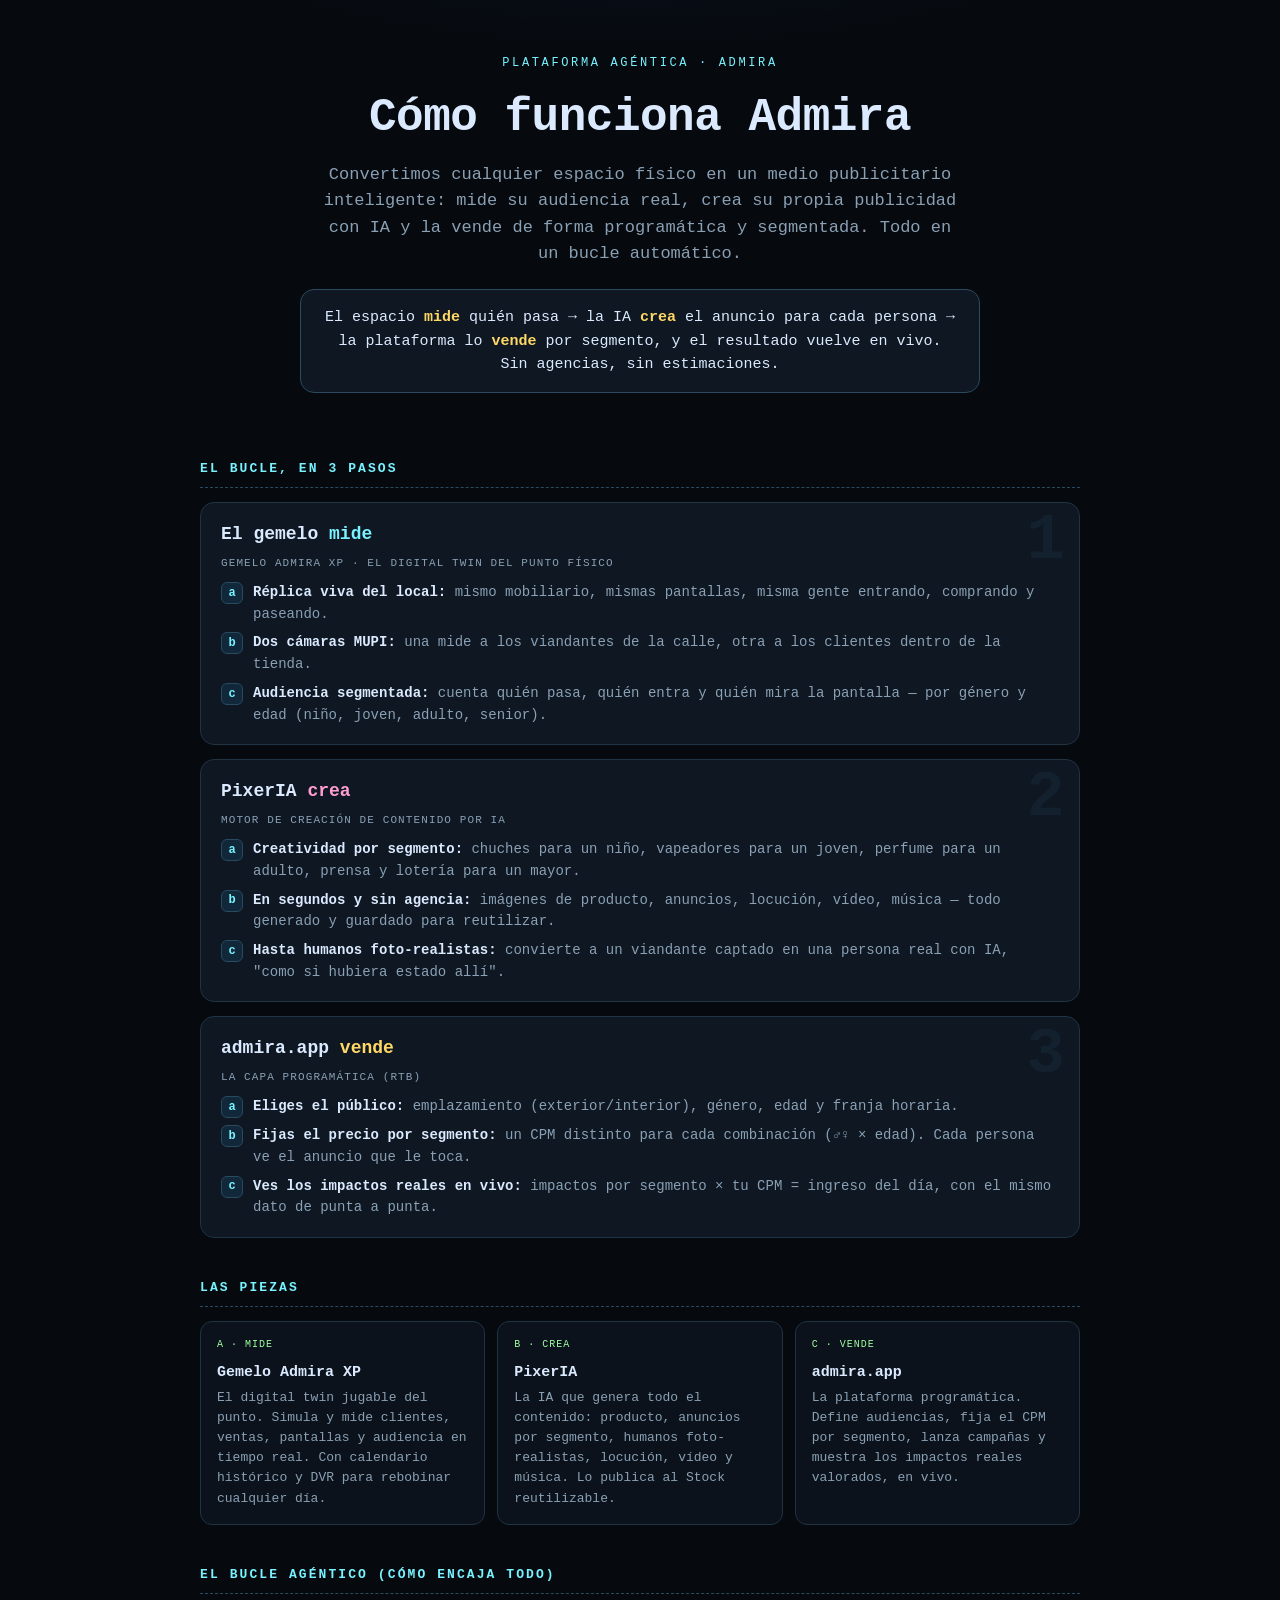
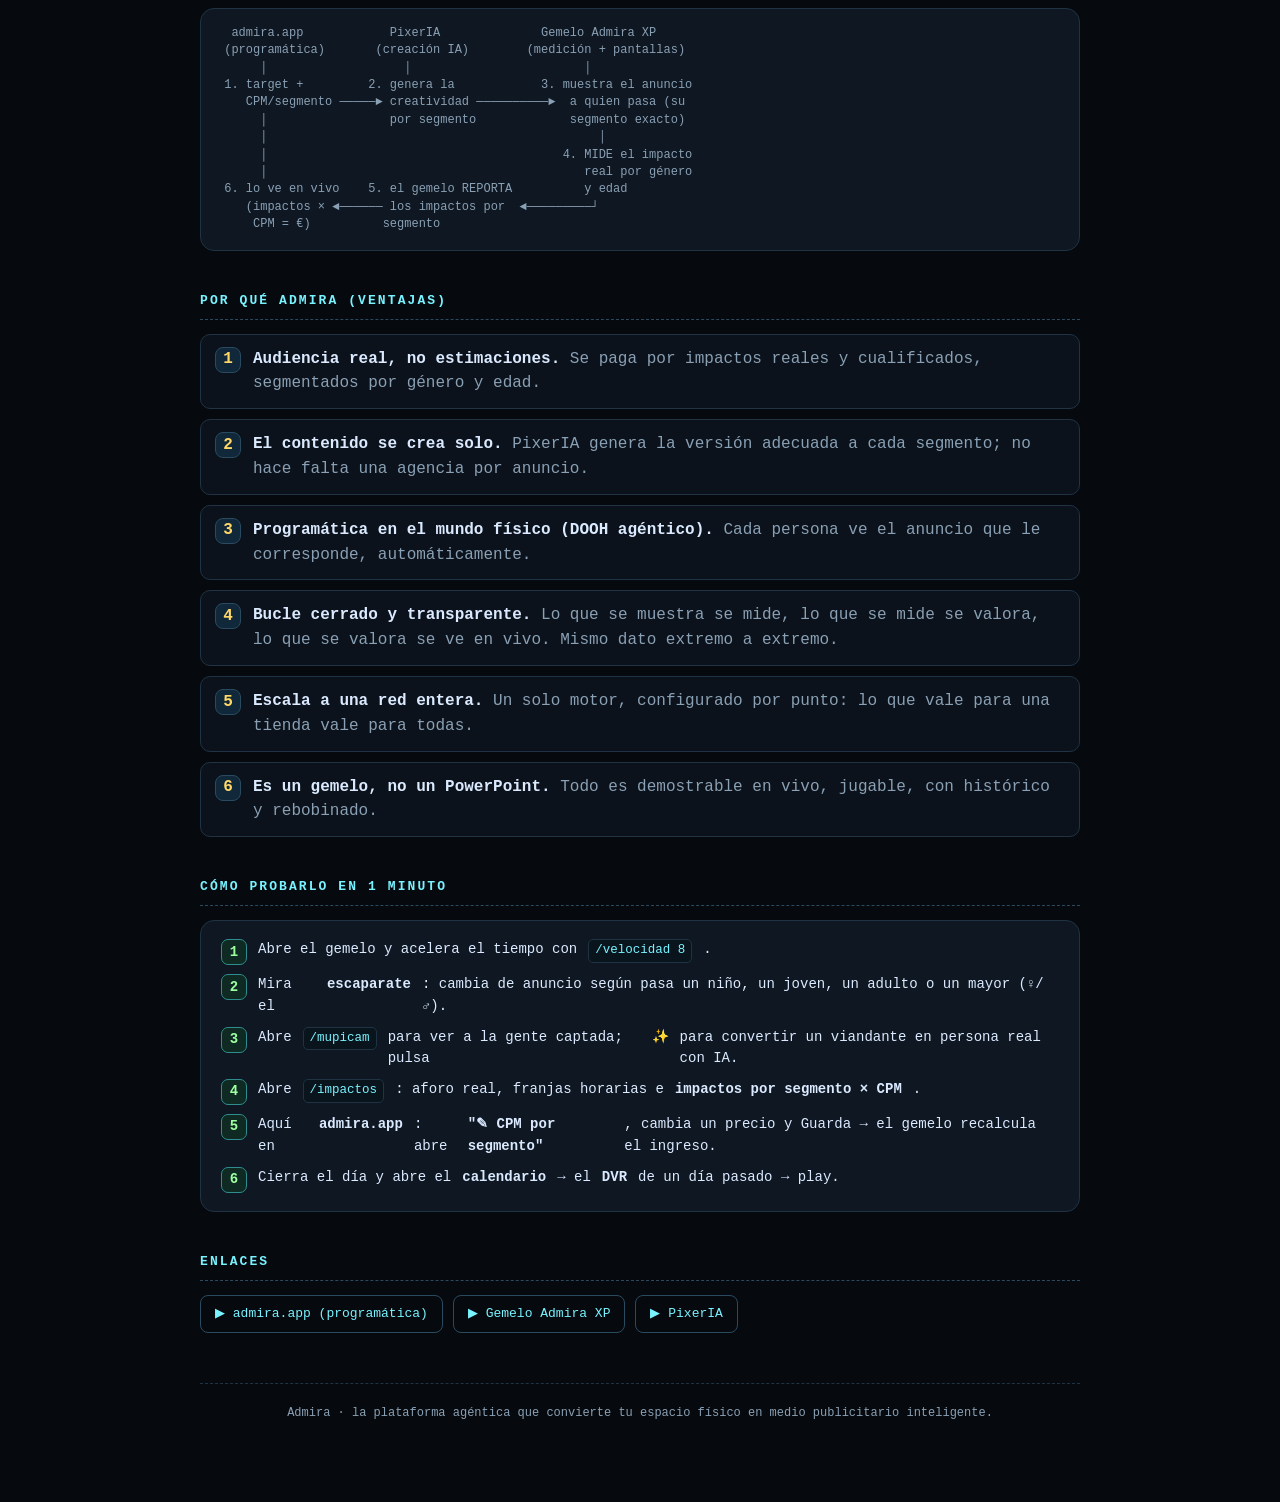
<file: help/index.html>
<!DOCTYPE html>
<html lang="es">
<head>
<meta charset="utf-8">
<meta name="viewport" content="width=device-width, initial-scale=1">
<title>Cómo funciona Admira · Plataforma agéntica</title>
<meta name="description" content="Cómo funciona la plataforma agéntica de Admira en 3 pasos: el gemelo mide la audiencia real, PixerIA crea la publicidad y admira.app la vende de forma programática y segmentada.">
<style>
  :root{
    --bg:#06090e; --bg2:#0b121b; --card:#0e1722; --line:#1f3344; --line2:#2a4a60;
    --tx:#dbeaff; --mut:#8aa0b4; --acc:#78f3ff; --acc2:#9effa0; --gold:#ffd866; --pink:#ff9ecf; --viol:#c9a8ff;
  }
  *{box-sizing:border-box;margin:0;padding:0}
  html{scroll-behavior:smooth}
  body{background:radial-gradient(1200px 600px at 50% -10%,#10243a 0,var(--bg) 60%);color:var(--tx);
    font-family:"JetBrains Mono",ui-monospace,SFMono-Regular,Menlo,monospace;line-height:1.55;padding:0 18px 80px}
  .wrap{max-width:880px;margin:0 auto}
  header{padding:54px 0 26px;text-align:center}
  .kicker{color:var(--acc);letter-spacing:.22em;font-size:12px;text-transform:uppercase}
  h1{font-size:clamp(28px,6vw,46px);margin:10px 0 8px;letter-spacing:-.5px}
  .lead{color:var(--mut);font-size:clamp(14px,2.4vw,17px);max-width:640px;margin:0 auto}
  .one-liner{margin:22px auto 0;max-width:680px;background:var(--card);border:1px solid var(--line2);border-radius:14px;
    padding:16px 20px;font-size:15px;color:var(--tx)}
  .one-liner b{color:var(--gold)}
  section{margin:40px 0}
  h2{font-size:13px;letter-spacing:.16em;text-transform:uppercase;color:var(--acc);margin-bottom:14px;
    border-bottom:1px dashed var(--line2);padding-bottom:8px}
  .steps{display:grid;gap:14px}
  .step{background:var(--card);border:1px solid var(--line);border-radius:14px;padding:18px 20px;position:relative;overflow:hidden}
  .step::before{content:attr(data-n);position:absolute;right:14px;top:6px;font-size:64px;font-weight:800;color:#13202e;line-height:1}
  .step h3{font-size:18px;margin-bottom:6px}
  .step .who{font-size:11px;letter-spacing:.1em;text-transform:uppercase;color:var(--mut);margin-bottom:10px}
  .abc{list-style:none;display:grid;gap:7px;position:relative;z-index:1}
  .abc li{display:flex;gap:10px;align-items:flex-start;font-size:14px;color:var(--tx)}
  .abc li .b{flex:0 0 22px;height:22px;border-radius:6px;background:#10283a;border:1px solid var(--line2);
    color:var(--acc);font-weight:bold;font-size:12px;display:flex;align-items:center;justify-content:center}
  .abc li span.t{color:var(--mut)}
  .abc li b{color:var(--tx)}
  .pillars{display:grid;grid-template-columns:repeat(auto-fit,minmax(220px,1fr));gap:12px}
  .pill{background:var(--bg2);border:1px solid var(--line);border-radius:12px;padding:15px 16px}
  .pill h4{font-size:15px;margin-bottom:4px}
  .pill .tag{font-size:10px;letter-spacing:.1em;text-transform:uppercase;color:var(--acc2);margin-bottom:8px}
  .pill p{color:var(--mut);font-size:13px}
  .loop{background:var(--card);border:1px solid var(--line);border-radius:14px;padding:16px;overflow:auto}
  .loop pre{color:var(--mut);font-size:12px;white-space:pre;line-height:1.45}
  .adv{display:grid;gap:10px;counter-reset:adv}
  .adv .a{display:flex;gap:12px;align-items:flex-start;background:var(--bg2);border:1px solid var(--line);border-radius:10px;padding:12px 14px}
  .adv .a .n{counter-increment:adv;flex:0 0 26px;height:26px;border-radius:8px;background:#10283a;border:1px solid var(--line2);
    color:var(--gold);font-weight:bold;display:flex;align-items:center;justify-content:center}
  .adv .a .n::before{content:counter(adv)}
  .adv .a b{color:var(--tx)} .adv .a span{color:var(--mut)}
  .demo{background:var(--card);border:1px solid var(--line);border-radius:14px;padding:18px 20px}
  .demo ol{list-style:none;counter-reset:d;display:grid;gap:9px}
  .demo li{counter-increment:d;display:flex;gap:11px;align-items:flex-start;font-size:14px}
  .demo li::before{content:counter(d);flex:0 0 24px;height:24px;border-radius:7px;background:#0e2a22;border:1px solid #2f8d8d;
    color:var(--acc2);font-weight:bold;display:flex;align-items:center;justify-content:center}
  code{background:#0a141d;border:1px solid var(--line);border-radius:5px;padding:1px 6px;color:var(--acc);font-size:12.5px}
  .links{display:flex;flex-wrap:wrap;gap:10px;margin-top:8px}
  .links a{color:var(--acc);text-decoration:none;border:1px solid var(--line2);border-radius:8px;padding:8px 14px;font-size:13px;transition:.15s}
  .links a:hover{border-color:var(--acc);background:#0e2230}
  footer{margin-top:50px;text-align:center;color:var(--mut);font-size:12px;border-top:1px dashed var(--line);padding-top:20px}
  .em-acc{color:var(--acc)} .em-pink{color:var(--pink)} .em-gold{color:var(--gold)} .em-viol{color:var(--viol)} .em-grn{color:var(--acc2)}
</style>
</head>
<body>
<div class="wrap">

  <header>
    <div class="kicker">Plataforma agéntica · Admira</div>
    <h1>Cómo funciona Admira</h1>
    <p class="lead">Convertimos cualquier espacio físico en un medio publicitario inteligente: mide su audiencia real, crea su propia publicidad con IA y la vende de forma programática y segmentada. Todo en un bucle automático.</p>
    <div class="one-liner">El espacio <b>mide</b> quién pasa → la IA <b>crea</b> el anuncio para cada persona → la plataforma lo <b>vende</b> por segmento, y el resultado vuelve en vivo. Sin agencias, sin estimaciones.</div>
  </header>

  <!-- 3 PASOS -->
  <section>
    <h2>El bucle, en 3 pasos</h2>
    <div class="steps">

      <div class="step" data-n="1">
        <h3>El gemelo <span class="em-acc">mide</span></h3>
        <div class="who">Gemelo Admira XP · el digital twin del punto físico</div>
        <ul class="abc">
          <li><span class="b">a</span><span><b>Réplica viva del local:</b> <span class="t">mismo mobiliario, mismas pantallas, misma gente entrando, comprando y paseando.</span></span></li>
          <li><span class="b">b</span><span><b>Dos cámaras MUPI:</b> <span class="t">una mide a los viandantes de la calle, otra a los clientes dentro de la tienda.</span></span></li>
          <li><span class="b">c</span><span><b>Audiencia segmentada:</b> <span class="t">cuenta quién pasa, quién entra y quién mira la pantalla — por género y edad (niño, joven, adulto, senior).</span></span></li>
        </ul>
      </div>

      <div class="step" data-n="2">
        <h3>PixerIA <span class="em-pink">crea</span></h3>
        <div class="who">Motor de creación de contenido por IA</div>
        <ul class="abc">
          <li><span class="b">a</span><span><b>Creatividad por segmento:</b> <span class="t">chuches para un niño, vapeadores para un joven, perfume para un adulto, prensa y lotería para un mayor.</span></span></li>
          <li><span class="b">b</span><span><b>En segundos y sin agencia:</b> <span class="t">imágenes de producto, anuncios, locución, vídeo, música — todo generado y guardado para reutilizar.</span></span></li>
          <li><span class="b">c</span><span><b>Hasta humanos foto-realistas:</b> <span class="t">convierte a un viandante captado en una persona real con IA, "como si hubiera estado allí".</span></span></li>
        </ul>
      </div>

      <div class="step" data-n="3">
        <h3>admira.app <span class="em-gold">vende</span></h3>
        <div class="who">La capa programática (RTB)</div>
        <ul class="abc">
          <li><span class="b">a</span><span><b>Eliges el público:</b> <span class="t">emplazamiento (exterior/interior), género, edad y franja horaria.</span></span></li>
          <li><span class="b">b</span><span><b>Fijas el precio por segmento:</b> <span class="t">un CPM distinto para cada combinación (♂♀ × edad). Cada persona ve el anuncio que le toca.</span></span></li>
          <li><span class="b">c</span><span><b>Ves los impactos reales en vivo:</b> <span class="t">impactos por segmento × tu CPM = ingreso del día, con el mismo dato de punta a punta.</span></span></li>
        </ul>
      </div>

    </div>
  </section>

  <!-- PIEZAS -->
  <section>
    <h2>Las piezas</h2>
    <div class="pillars">
      <div class="pill"><div class="tag em-acc">A · Mide</div><h4>Gemelo Admira XP</h4><p>El digital twin jugable del punto. Simula y mide clientes, ventas, pantallas y audiencia en tiempo real. Con calendario histórico y DVR para rebobinar cualquier día.</p></div>
      <div class="pill"><div class="tag em-pink">B · Crea</div><h4>PixerIA</h4><p>La IA que genera todo el contenido: producto, anuncios por segmento, humanos foto-realistas, locución, vídeo y música. Lo publica al Stock reutilizable.</p></div>
      <div class="pill"><div class="tag em-gold">C · Vende</div><h4>admira.app</h4><p>La plataforma programática. Define audiencias, fija el CPM por segmento, lanza campañas y muestra los impactos reales valorados, en vivo.</p></div>
    </div>
  </section>

  <!-- LOOP -->
  <section>
    <h2>El bucle agéntico (cómo encaja todo)</h2>
    <div class="loop"><pre>  admira.app            PixerIA              Gemelo Admira XP
 (programática)       (creación IA)        (medición + pantallas)
      │                   │                        │
 1. target +         2. genera la            3. muestra el anuncio
    CPM/segmento ─────► creatividad ──────────►  a quien pasa (su
      │                 por segmento             segmento exacto)
      │                                              │
      │                                         4. MIDE el impacto
      │                                            real por género
 6. lo ve en vivo    5. el gemelo REPORTA          y edad
    (impactos × ◄────── los impactos por  ◄─────────┘
     CPM = €)          segmento</pre></div>
  </section>

  <!-- VENTAJAS -->
  <section>
    <h2>Por qué Admira (ventajas)</h2>
    <div class="adv">
      <div class="a"><div class="n"></div><div><b>Audiencia real, no estimaciones.</b> <span>Se paga por impactos reales y cualificados, segmentados por género y edad.</span></div></div>
      <div class="a"><div class="n"></div><div><b>El contenido se crea solo.</b> <span>PixerIA genera la versión adecuada a cada segmento; no hace falta una agencia por anuncio.</span></div></div>
      <div class="a"><div class="n"></div><div><b>Programática en el mundo físico (DOOH agéntico).</b> <span>Cada persona ve el anuncio que le corresponde, automáticamente.</span></div></div>
      <div class="a"><div class="n"></div><div><b>Bucle cerrado y transparente.</b> <span>Lo que se muestra se mide, lo que se mide se valora, lo que se valora se ve en vivo. Mismo dato extremo a extremo.</span></div></div>
      <div class="a"><div class="n"></div><div><b>Escala a una red entera.</b> <span>Un solo motor, configurado por punto: lo que vale para una tienda vale para todas.</span></div></div>
      <div class="a"><div class="n"></div><div><b>Es un gemelo, no un PowerPoint.</b> <span>Todo es demostrable en vivo, jugable, con histórico y rebobinado.</span></div></div>
    </div>
  </section>

  <!-- DEMO -->
  <section>
    <h2>Cómo probarlo en 1 minuto</h2>
    <div class="demo">
      <ol>
        <li>Abre el gemelo y acelera el tiempo con <code>/velocidad 8</code>.</li>
        <li>Mira el <b>escaparate</b>: cambia de anuncio según pasa un niño, un joven, un adulto o un mayor (♀/♂).</li>
        <li>Abre <code>/mupicam</code> para ver a la gente captada; pulsa <b>✨</b> para convertir un viandante en persona real con IA.</li>
        <li>Abre <code>/impactos</code>: aforo real, franjas horarias e <b>impactos por segmento × CPM</b>.</li>
        <li>Aquí en <b>admira.app</b>: abre <b>"✎ CPM por segmento"</b>, cambia un precio y Guarda → el gemelo recalcula el ingreso.</li>
        <li>Cierra el día y abre el <b>calendario</b> → el <b>DVR</b> de un día pasado → play.</li>
      </ol>
    </div>
  </section>

  <section>
    <h2>Enlaces</h2>
    <div class="links">
      <a href="https://admira.app">▶ admira.app (programática)</a>
      <a href="https://www.xpaceos.com/admira-xp/">▶ Gemelo Admira XP</a>
      <a href="https://pixeria.com">▶ PixerIA</a>
    </div>
  </section>

  <footer>
    Admira · la plataforma agéntica que convierte tu espacio físico en medio publicitario inteligente.
  </footer>

</div>
</body>
</html>
</file>
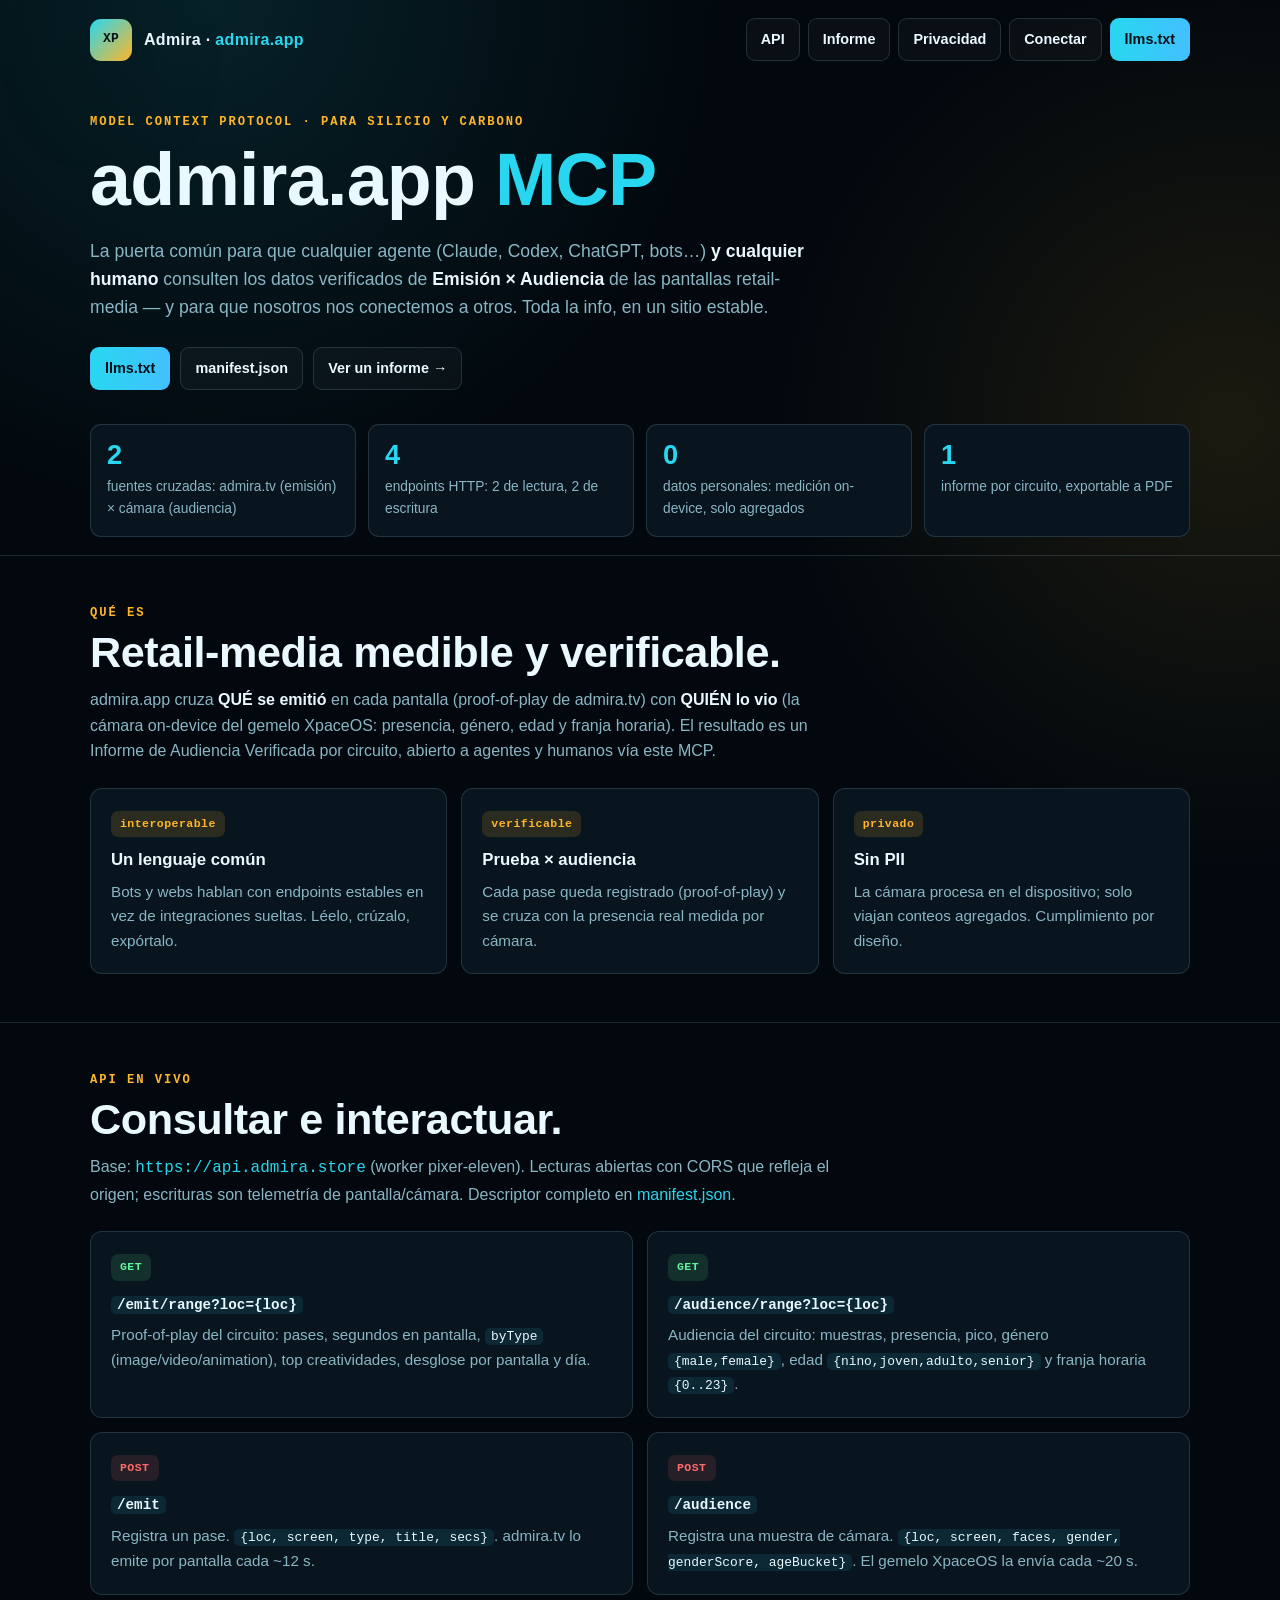
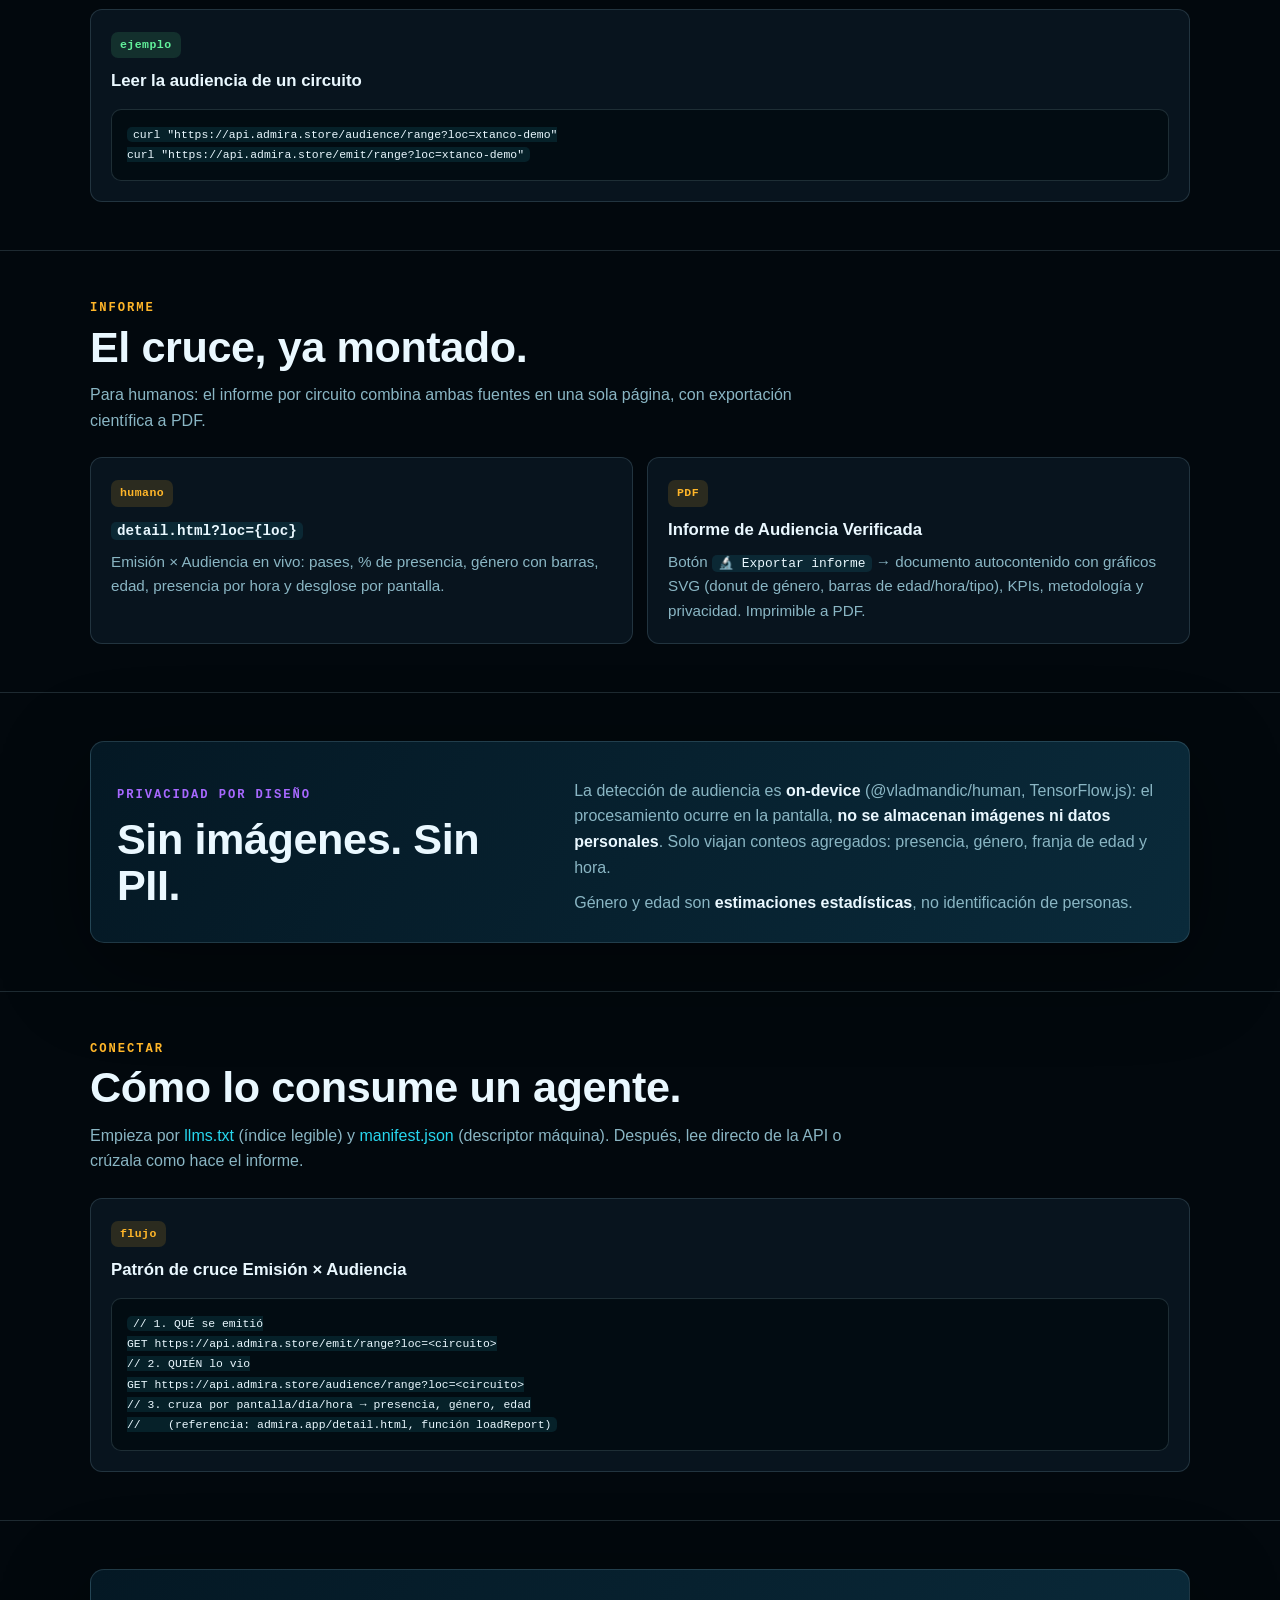
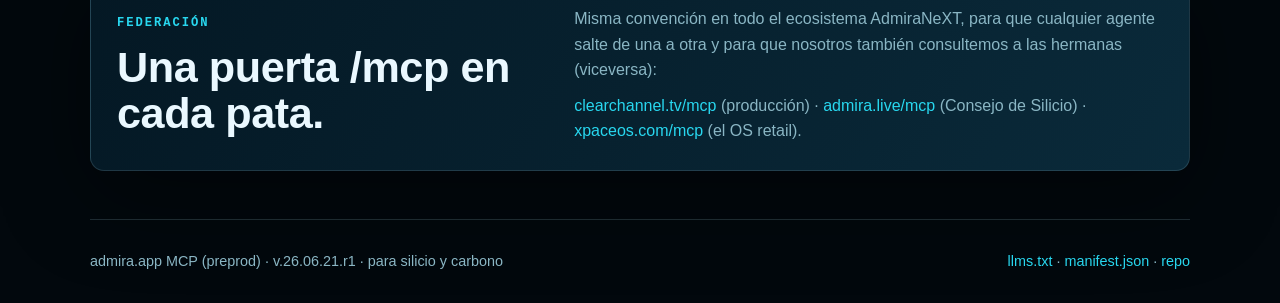
<file: mcp/index.html>
<!doctype html>
<html lang="es">
<head>
  <meta charset="utf-8">
  <meta name="viewport" content="width=device-width, initial-scale=1">
  <title>admira.app MCP (preprod) | Audiencia &amp; Emisión verificada para agentes y humanos</title>
  <meta name="description" content="Hub MCP de clearchannel.tv: API y documentación de Emisión × Audiencia (proof-of-play de admira.tv × cámara on-device del gemelo XpaceOS). Para silicio (bots) y carbono (humanos).">
  <link rel="icon" href="../favicon.ico">
  <style>
    :root{
      --bg:#02080d; --ink:#eaf8ff; --mut:#8ab6c4; --brand:#28d7ef; --accent:#ffb629;
      --violet:#a768ff; --good:#62f29b; --red:#ff6b6b; --card:#08141e; --card2:#0d1b27;
      --line:rgba(138,182,196,.2); --shadow:0 24px 90px rgba(0,0,0,.42);
    }
    *{box-sizing:border-box}
    html{scroll-behavior:smooth}
    body{margin:0;color:var(--ink);font-family:-apple-system,BlinkMacSystemFont,"Segoe UI",Roboto,sans-serif;line-height:1.6;
      background:radial-gradient(circle at 16% 0,rgba(40,215,239,.12),transparent 32rem),radial-gradient(circle at 96% 12%,rgba(255,182,41,.10),transparent 28rem),var(--bg)}
    a{color:inherit;text-decoration:none}
    code,pre{font-family:ui-monospace,SFMono-Regular,Menlo,Consolas,monospace}
    .shell{width:min(1100px,calc(100% - 32px));margin:0 auto}
    header.top{display:flex;align-items:center;justify-content:space-between;gap:16px;padding:18px 0;flex-wrap:wrap}
    .brand{display:inline-flex;align-items:center;gap:12px;font-weight:900;letter-spacing:.02em}
    .logo{width:42px;height:42px;border-radius:11px;display:grid;place-items:center;background:linear-gradient(135deg,var(--brand),var(--accent));color:#041017;font-weight:900;font-family:monospace;box-shadow:var(--shadow)}
    nav{display:flex;gap:8px;flex-wrap:wrap}
    nav a,.btn{min-height:40px;display:inline-flex;align-items:center;gap:7px;padding:9px 14px;border:1px solid var(--line);border-radius:9px;background:rgba(255,255,255,.03);font-weight:800;font-size:.9rem}
    nav a:hover,.btn:hover{border-color:var(--brand);color:var(--brand)}
    .btn.primary{background:linear-gradient(90deg,var(--brand),#42c0ff);color:#041017;border-color:transparent}
    .eyebrow{margin:0 0 12px;color:var(--accent);font-family:ui-monospace,monospace;font-size:.76rem;font-weight:900;letter-spacing:.16em;text-transform:uppercase}
    h1,h2,h3,p{margin:0}
    h1{font-size:clamp(2.6rem,6vw,4.6rem);line-height:.98;letter-spacing:-.01em}
    h2{font-size:clamp(1.7rem,3.4vw,2.7rem);line-height:1.05;letter-spacing:-.01em}
    h3{font-size:1.05rem}
    .lead{max-width:720px;margin-top:20px;color:var(--mut);font-size:1.1rem}
    .hero{padding:34px 0 18px}
    .actions{display:flex;gap:10px;flex-wrap:wrap;margin-top:26px}
    .stats{display:grid;grid-template-columns:repeat(4,1fr);gap:12px;margin-top:34px}
    .stat{padding:16px;border:1px solid var(--line);border-radius:11px;background:var(--card)}
    .stat strong{display:block;font-size:1.7rem;line-height:1;color:var(--brand)}
    .stat span{display:block;margin-top:8px;color:var(--mut);font-size:.86rem}
    .band{padding:48px 0;border-top:1px solid var(--line)}
    .band > .shell > .eyebrow{margin-bottom:6px}
    .head2{max-width:760px;margin-bottom:24px}
    .head2 p{margin-top:12px;color:var(--mut)}
    .grid{display:grid;gap:14px}
    .g2{grid-template-columns:repeat(2,1fr)}
    .g3{grid-template-columns:repeat(3,1fr)}
    .card{padding:20px;border:1px solid var(--line);border-radius:12px;background:var(--card);min-width:0}
    .card h3{margin-bottom:6px}
    .card p,.card li{color:var(--mut);font-size:.95rem}
    .card ul{margin:10px 0 0;padding-left:18px}
    .card code{color:var(--ink);background:rgba(40,215,239,.1);padding:1px 6px;border-radius:5px;font-size:.85em}
    .tag{display:inline-flex;margin-bottom:10px;padding:4px 9px;border-radius:7px;font-family:ui-monospace,monospace;font-size:.72rem;font-weight:900;letter-spacing:.04em}
    .tag.get{background:rgba(98,242,155,.12);color:var(--good)}
    .tag.post{background:rgba(255,107,107,.12);color:var(--red)}
    .tag.res{background:rgba(255,182,41,.14);color:var(--accent)}
    .tag.priv{background:rgba(167,104,255,.14);color:var(--violet)}
    pre{margin:14px 0 0;padding:15px;overflow-x:auto;border:1px solid var(--line);border-radius:10px;background:#020c12;color:#cfe9f2;font-size:.84rem;line-height:1.5}
    .callout{display:grid;grid-template-columns:.85fr 1.15fr;gap:22px;align-items:center;padding:26px;border-radius:14px;background:linear-gradient(120deg,#041824,#0a2a3a);border:1px solid var(--line);box-shadow:var(--shadow)}
    .callout p{color:var(--mut);margin-top:10px}
    footer{display:flex;justify-content:space-between;flex-wrap:wrap;gap:14px;padding:30px 0 40px;color:var(--mut);border-top:1px solid var(--line);font-size:.9rem}
    @media(max-width:860px){.stats,.g2,.g3,.callout{grid-template-columns:1fr}}
  </style>
</head>
<body>
  <header class="shell top">
    <a class="brand" href="https://www.admira.app"><span class="logo">XP</span><span>Admira · <span style="color:var(--brand)">admira.app</span></span></a>
    <nav aria-label="MCP">
      <a href="#api">API</a>
      <a href="#informe">Informe</a>
      <a href="#privacidad">Privacidad</a>
      <a href="#conectar">Conectar</a>
      <a class="btn primary" href="llms.txt">llms.txt</a>
    </nav>
  </header>

  <main>
    <section class="shell hero">
      <p class="eyebrow">Model Context Protocol · para silicio y carbono</p>
      <h1>admira.app <span style="color:var(--brand)">MCP</span></h1>
      <p class="lead">La puerta común para que cualquier agente (Claude, Codex, ChatGPT, bots…) <b style="color:var(--ink)">y cualquier humano</b> consulten los datos verificados de <b style="color:var(--ink)">Emisión × Audiencia</b> de las pantallas retail-media — y para que nosotros nos conectemos a otros. Toda la info, en un sitio estable.</p>
      <div class="actions">
        <a class="btn primary" href="llms.txt">llms.txt</a>
        <a class="btn" href="manifest.json">manifest.json</a>
        <a class="btn" href="https://www.admira.app/detail.html?loc=xtanco-demo">Ver un informe →</a>
      </div>
      <div class="stats">
        <div class="stat"><strong>2</strong><span>fuentes cruzadas: admira.tv (emisión) × cámara (audiencia)</span></div>
        <div class="stat"><strong>4</strong><span>endpoints HTTP: 2 de lectura, 2 de escritura</span></div>
        <div class="stat"><strong>0</strong><span>datos personales: medición on-device, solo agregados</span></div>
        <div class="stat"><strong>1</strong><span>informe por circuito, exportable a PDF</span></div>
      </div>
    </section>

    <section class="band">
      <div class="shell">
        <p class="eyebrow">Qué es</p>
        <div class="head2"><h2>Retail-media medible y verificable.</h2>
          <p>admira.app cruza <b style="color:var(--ink)">QUÉ se emitió</b> en cada pantalla (proof-of-play de admira.tv) con <b style="color:var(--ink)">QUIÉN lo vio</b> (la cámara on-device del gemelo XpaceOS: presencia, género, edad y franja horaria). El resultado es un Informe de Audiencia Verificada por circuito, abierto a agentes y humanos vía este MCP.</p>
        </div>
        <div class="grid g3">
          <article class="card"><span class="tag res">interoperable</span><h3>Un lenguaje común</h3><p>Bots y webs hablan con endpoints estables en vez de integraciones sueltas. Léelo, crúzalo, expórtalo.</p></article>
          <article class="card"><span class="tag res">verificable</span><h3>Prueba × audiencia</h3><p>Cada pase queda registrado (proof-of-play) y se cruza con la presencia real medida por cámara.</p></article>
          <article class="card"><span class="tag res">privado</span><h3>Sin PII</h3><p>La cámara procesa en el dispositivo; solo viajan conteos agregados. Cumplimiento por diseño.</p></article>
        </div>
      </div>
    </section>

    <section id="api" class="band">
      <div class="shell">
        <p class="eyebrow">API en vivo</p>
        <div class="head2"><h2>Consultar e interactuar.</h2>
          <p>Base: <code style="color:var(--brand)">https://api.admira.store</code> (worker pixer-eleven). Lecturas abiertas con CORS que refleja el origen; escrituras son telemetría de pantalla/cámara. Descriptor completo en <a style="color:var(--brand)" href="manifest.json">manifest.json</a>.</p>
        </div>
        <div class="grid g2">
          <article class="card"><span class="tag get">GET</span><h3><code>/emit/range?loc={loc}</code></h3><p>Proof-of-play del circuito: pases, segundos en pantalla, <code>byType</code> (image/video/animation), top creatividades, desglose por pantalla y día.</p></article>
          <article class="card"><span class="tag get">GET</span><h3><code>/audience/range?loc={loc}</code></h3><p>Audiencia del circuito: muestras, presencia, pico, género <code>{male,female}</code>, edad <code>{nino,joven,adulto,senior}</code> y franja horaria <code>{0..23}</code>.</p></article>
          <article class="card"><span class="tag post">POST</span><h3><code>/emit</code></h3><p>Registra un pase. <code>{loc, screen, type, title, secs}</code>. admira.tv lo emite por pantalla cada ~12 s.</p></article>
          <article class="card"><span class="tag post">POST</span><h3><code>/audience</code></h3><p>Registra una muestra de cámara. <code>{loc, screen, faces, gender, genderScore, ageBucket}</code>. El gemelo XpaceOS la envía cada ~20 s.</p></article>
        </div>
        <div class="card" style="margin-top:14px">
          <span class="tag get">ejemplo</span><h3>Leer la audiencia de un circuito</h3>
<pre><code>curl "https://api.admira.store/audience/range?loc=xtanco-demo"
curl "https://api.admira.store/emit/range?loc=xtanco-demo"</code></pre>
        </div>
      </div>
    </section>

    <section id="informe" class="band">
      <div class="shell">
        <p class="eyebrow">Informe</p>
        <div class="head2"><h2>El cruce, ya montado.</h2>
          <p>Para humanos: el informe por circuito combina ambas fuentes en una sola página, con exportación científica a PDF.</p>
        </div>
        <div class="grid g2">
          <article class="card"><span class="tag res">humano</span><h3><a style="color:var(--brand)" href="https://www.admira.app/detail.html?loc=xtanco-demo"><code>detail.html?loc={loc}</code></a></h3><p>Emisión × Audiencia en vivo: pases, % de presencia, género con barras, edad, presencia por hora y desglose por pantalla.</p></article>
          <article class="card"><span class="tag res">PDF</span><h3>Informe de Audiencia Verificada</h3><p>Botón <code>🔬 Exportar informe</code> → documento autocontenido con gráficos SVG (donut de género, barras de edad/hora/tipo), KPIs, metodología y privacidad. Imprimible a PDF.</p></article>
        </div>
      </div>
    </section>

    <section id="privacidad" class="band">
      <div class="shell">
        <div class="callout">
          <div><p class="eyebrow" style="color:var(--violet)">Privacidad por diseño</p><h2>Sin imágenes. Sin PII.</h2></div>
          <div>
            <p>La detección de audiencia es <b style="color:var(--ink)">on-device</b> (@vladmandic/human, TensorFlow.js): el procesamiento ocurre en la pantalla, <b style="color:var(--ink)">no se almacenan imágenes ni datos personales</b>. Solo viajan conteos agregados: presencia, género, franja de edad y hora.</p>
            <p>Género y edad son <b style="color:var(--ink)">estimaciones estadísticas</b>, no identificación de personas.</p>
          </div>
        </div>
      </div>
    </section>

    <section id="conectar" class="band">
      <div class="shell">
        <p class="eyebrow">Conectar</p>
        <div class="head2"><h2>Cómo lo consume un agente.</h2>
          <p>Empieza por <a style="color:var(--brand)" href="llms.txt">llms.txt</a> (índice legible) y <a style="color:var(--brand)" href="manifest.json">manifest.json</a> (descriptor máquina). Después, lee directo de la API o crúzala como hace el informe.</p>
        </div>
        <div class="card">
          <span class="tag res">flujo</span><h3>Patrón de cruce Emisión × Audiencia</h3>
<pre><code>// 1. QUÉ se emitió
GET https://api.admira.store/emit/range?loc=&lt;circuito&gt;
// 2. QUIÉN lo vio
GET https://api.admira.store/audience/range?loc=&lt;circuito&gt;
// 3. cruza por pantalla/día/hora → presencia, género, edad
//    (referencia: admira.app/detail.html, función loadReport)</code></pre>
        </div>
      </div>
    </section>

    <section class="band">
      <div class="shell">
        <div class="callout">
          <div><p class="eyebrow" style="color:var(--brand)">Federación</p><h2>Una puerta /mcp en cada pata.</h2></div>
          <div>
            <p>Misma convención en todo el ecosistema AdmiraNeXT, para que cualquier agente salte de una a otra y para que nosotros también consultemos a las hermanas (viceversa):</p>
            <p><a style="color:var(--brand)" href="https://www.clearchannel.tv/mcp/">clearchannel.tv/mcp</a> (producción) · <a style="color:var(--brand)" href="https://www.admira.live/mcp/">admira.live/mcp</a> (Consejo de Silicio) · <a style="color:var(--brand)" href="https://www.xpaceos.com/mcp/">xpaceos.com/mcp</a> (el OS retail).</p>
          </div>
        </div>
      </div>
    </section>
  </main>

  <footer class="shell">
    <span>admira.app MCP (preprod) · v.26.06.21.r1 · para silicio y carbono</span>
    <span><a style="color:var(--brand)" href="llms.txt">llms.txt</a> · <a style="color:var(--brand)" href="manifest.json">manifest.json</a> · <a style="color:var(--brand)" href="https://github.com/csilvasantin/admira-app">repo</a></span>
  </footer>
</body>
</html>
</file>
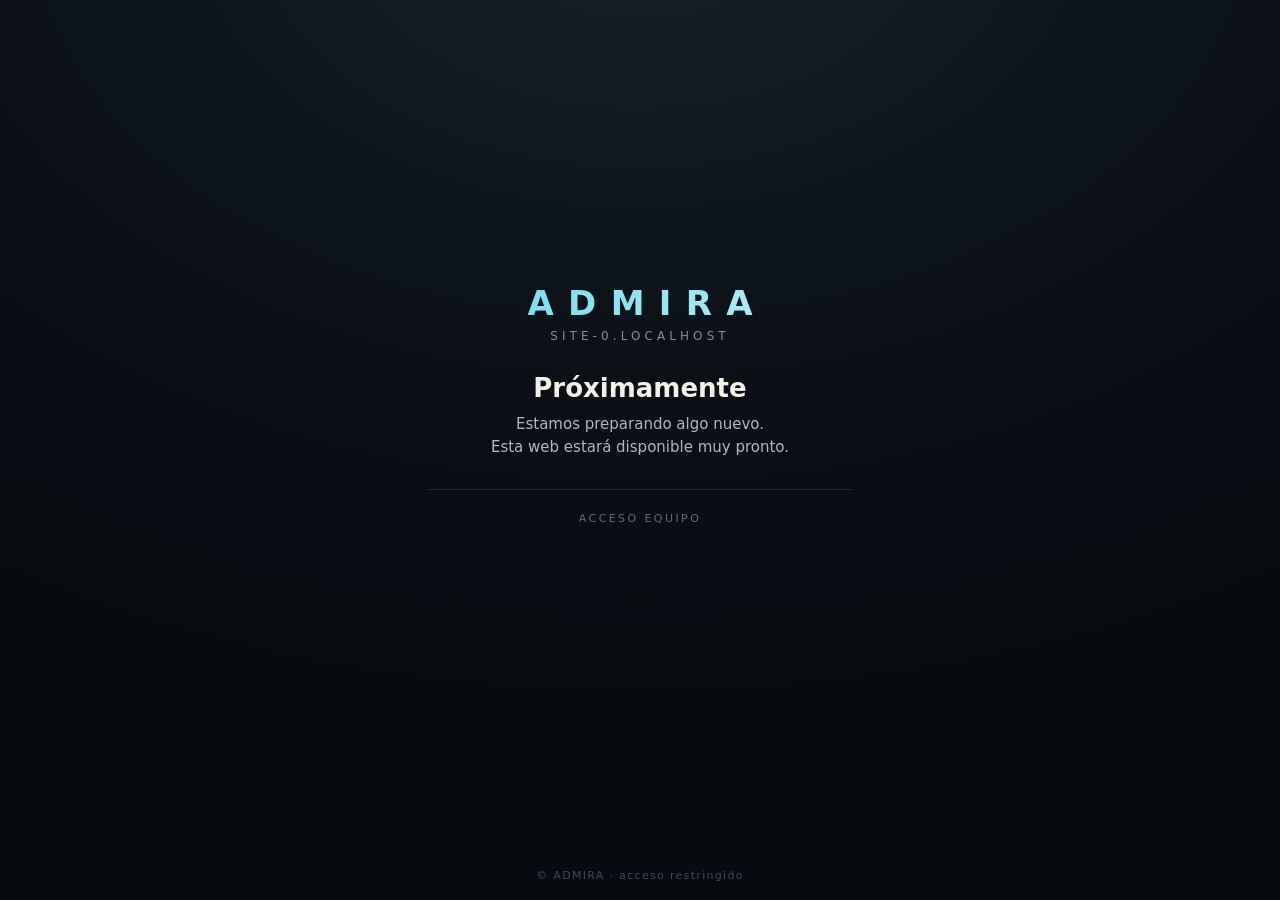
<file: parrilla/index.html>
<!doctype html>
<html lang="es">
<head>
<script src="/gate.js"></script>
<meta charset="utf-8">
<meta name="viewport" content="width=device-width,initial-scale=1">
<title>OmniPublicity — Parrilla del día (Xpacio)</title>
<meta name="description" content="Parrilla del día por pantalla del Xpacio: qué se emite a cada hora según target, qué está vendido y cuántos huecos quedan disponibles para la venta.">
<meta name="robots" content="noindex">
<script src="../locations.js"></script>
<link rel="stylesheet" href="https://csilvasantin.github.io/admira-design/emission-calendar.css">
<script defer src="https://csilvasantin.github.io/admira-design/emission-calendar.js"></script>
<style>
  :root{--bg:#02080d;--ink:#dff8ff;--mut:#75aab9;--brand:#78f3ff;--accent:#ffd866;--good:#88ffaa;--card2:#0d1c28;--line:rgba(120,243,255,.18)}
  *{box-sizing:border-box}
  html,body{margin:0;padding:0;background:var(--bg);color:var(--ink);font-family:-apple-system,BlinkMacSystemFont,"Segoe UI",Roboto,sans-serif;min-height:100%}
  a{color:var(--brand);text-decoration:none} a:hover{text-decoration:underline}
  button,select,input{font-family:inherit}
  header{padding:13px 22px;background:linear-gradient(to bottom,rgba(2,8,13,.95),rgba(2,8,13,.6));border-bottom:1px solid var(--line);display:flex;align-items:center;gap:16px;flex-wrap:wrap;position:sticky;top:0;z-index:20;backdrop-filter:blur(8px)}
  .logo{font-family:monospace;font-size:13px;letter-spacing:.16em;color:var(--accent);font-weight:bold;white-space:nowrap}
  .logo .dot{color:var(--brand)}
  .logo .sub{color:var(--mut);margin-left:10px;font-weight:normal;letter-spacing:.1em;font-size:11px}
  header .sel{display:flex;align-items:center;gap:7px}
  header label{font-size:11px;color:var(--mut);font-family:monospace;letter-spacing:.06em;text-transform:uppercase}
  select,input[type=date]{background:var(--card2);border:1px solid var(--line);border-radius:8px;color:var(--ink);padding:8px 10px;font-size:13px;outline:0}
  select:focus,input:focus{border-color:var(--brand)}
  .grow{flex:1}
  .btn{background:transparent;border:1px solid var(--line);border-radius:8px;color:var(--ink);padding:8px 14px;font-size:13px;cursor:pointer;transition:border-color .12s,background .12s;white-space:nowrap}
  .btn:hover{border-color:var(--brand)}
  .btn.primary{background:var(--brand);color:#001620;border-color:var(--brand);font-weight:700}
  .btn.ghost{color:var(--mut)}
  .btn.live{border-color:var(--good);color:var(--good)} .btn.live.on{background:rgba(136,255,170,.14)}
  .wrap{max-width:1180px;margin:0 auto;padding:20px 22px 60px}
  .foot{color:var(--mut);font-size:12px;margin-top:6px;text-align:center;font-family:monospace}
</style>
</head>
<body>
<header>
  <div class="logo">OMNI<span class="dot">·</span>PUBLICITY <span class="sub">PARRILLA · XPACEOS</span></div>
  <div class="sel"><label>Xpacio</label><select id="storeSel"></select></div>
  <div class="sel"><label>Pantalla</label><select id="screenSel"></select></div>
  <div class="sel"><label>Día</label><input type="date" id="dateInp"></div>
  <div class="grow"></div>
  <button class="btn live" id="autoBtn" title="Empuja a las pantallas físicas el contenido que toca según la hora">▶ Emitir auto</button>
  <button class="btn primary" id="emitBtn">Emitir ahora</button>
  <a class="btn ghost" href="../target/">Target Model</a>
</header>

<div class="wrap">
  <div id="cal"></div>
  <div class="foot" id="foot"></div>
</div>

<script>
const WORKER='https://pixer-eleven.csilvasantin.workers.dev';
const $=(s)=>document.querySelector(s);
const state={stores:[],store:null,screens:[],screen:null,date:'',cal:null,auto:false,autoTimer:null};
function slug(s){return String(s||'').toLowerCase().normalize('NFD').replace(/[̀-ͯ]/g,'').replace(/[^a-z0-9]+/g,'-').replace(/^-|-$/g,'');}
function todayMadrid(){const p={};new Intl.DateTimeFormat('es-ES',{timeZone:'Europe/Madrid',year:'numeric',month:'2-digit',day:'2-digit'}).formatToParts(new Date()).forEach(x=>p[x.type]=x.value);return `${p.year}-${p.month}-${p.day}`;}
function isScreen(sf){return ['pantalla','escaparate','vending','mostrador'].includes(sf.surface);}
function screensOf(store){return store.surfaces.filter(isScreen).map(sf=>({id:slug(store.id)+'-'+slug(sf.name),name:sf.name,surface:sf.surface,pixerScreens:Array.isArray(sf.pixerScreens)?sf.pixerScreens:[]}));}

async function api(path,opts){const r=await fetch(WORKER+path,opts);let d=null;try{d=await r.json();}catch{}if(!r.ok||(d&&d.error))throw new Error((d&&d.error)||('HTTP '+r.status));return d;}

async function loadStores(){
  let list=[];
  try{if(window.loadOmnipLocationsAsync){const r=await window.loadOmnipLocationsAsync();list=Array.isArray(r)?r:(r&&r.locations)||[];}}catch{}
  if(!list.length&&window.loadOmnipLocations){try{list=window.loadOmnipLocations();}catch{}}
  if(!list.length)list=window.OMNIP_LOCATIONS_DEFAULT||[];
  state.stores=list.filter(s=>Array.isArray(s.surfaces)&&s.surfaces.some(isScreen));
  const sel=$('#storeSel');sel.innerHTML='';
  state.stores.forEach(s=>{const o=document.createElement('option');o.value=s.id;o.textContent=s.name;sel.appendChild(o);});
}
function selectStore(id){
  state.store=state.stores.find(s=>s.id===id)||state.stores[0];
  state.screens=screensOf(state.store);
  const sel=$('#screenSel');sel.innerHTML='';
  state.screens.forEach(sc=>{const o=document.createElement('option');o.value=sc.id;o.textContent=sc.name;sel.appendChild(o);});
  selectScreen(state.screens[0]?.id);
}
async function ensureConfig(sc){
  try{
    const d=await api('/grid/config?screen='+encodeURIComponent(sc.id));
    const needsSeed=!d.config.updatedAt||(sc.pixerScreens.length&&(!d.config.pixerScreens||!d.config.pixerScreens.length));
    if(needsSeed){const k=localStorage.getItem('grid_key')||'';await api('/grid/config',{method:'POST',headers:{'Content-Type':'application/json'},body:JSON.stringify({key:k,screen:sc.id,name:sc.name,slotSeconds:10,pixerScreens:sc.pixerScreens})}).catch(()=>{});}
  }catch{}
}
async function selectScreen(id){
  state.screen=state.screens.find(s=>s.id===id)||state.screens[0];
  if(!state.screen){$('#cal').innerHTML='<div style="color:var(--mut);text-align:center;padding:40px">Este Xpacio no tiene pantallas emisoras.</div>';return;}
  await ensureConfig(state.screen);
  const opts={workerBase:WORKER,role:'sell',screen:state.screen.id,date:state.date,screenName:state.screen.name,storeName:state.store.name,getKey:()=>localStorage.getItem('grid_key')||'',onData:updateFoot};
  if(!state.cal)state.cal=EmissionCalendar.mount($('#cal'),opts); else state.cal.setContext({screen:state.screen.id,date:state.date,screenName:state.screen.name,storeName:state.store.name});
}
function updateFoot(d){$('#foot').textContent=`${state.store.name} · ${state.screen.name} · ${d.date} · ${d.config.pixerScreens&&d.config.pixerScreens.length?('→ '+d.config.pixerScreens.join(', ')):'sin pixerScreen'} · slot ${d.config.slotSeconds}s`;}

function emitNow(){if(state.cal)state.cal.emit();}
function toggleAuto(){state.auto=!state.auto;const b=$('#autoBtn');b.classList.toggle('on',state.auto);b.textContent=state.auto?'■ Emitir auto':'▶ Emitir auto';if(state.auto){emitNow();state.autoTimer=setInterval(emitNow,30000);}else clearInterval(state.autoTimer);}

async function init(){
  state.date=todayMadrid();$('#dateInp').value=state.date;
  await loadStores();
  const xt=state.stores.find(s=>s.id==='xtanco')||state.stores[0];
  $('#storeSel').value=xt?.id||'';selectStore(xt?.id);
  $('#storeSel').onchange=e=>selectStore(e.target.value);
  $('#screenSel').onchange=e=>selectScreen(e.target.value);
  $('#dateInp').onchange=e=>{state.date=e.target.value||todayMadrid();if(state.cal)state.cal.setContext({date:state.date});};
  $('#emitBtn').onclick=emitNow;$('#autoBtn').onclick=toggleAuto;
}
window.addEventListener('DOMContentLoaded',()=>{ if(window.EmissionCalendar) init(); else window.addEventListener('load',init); });
</script>
</body>
</html>
</file>
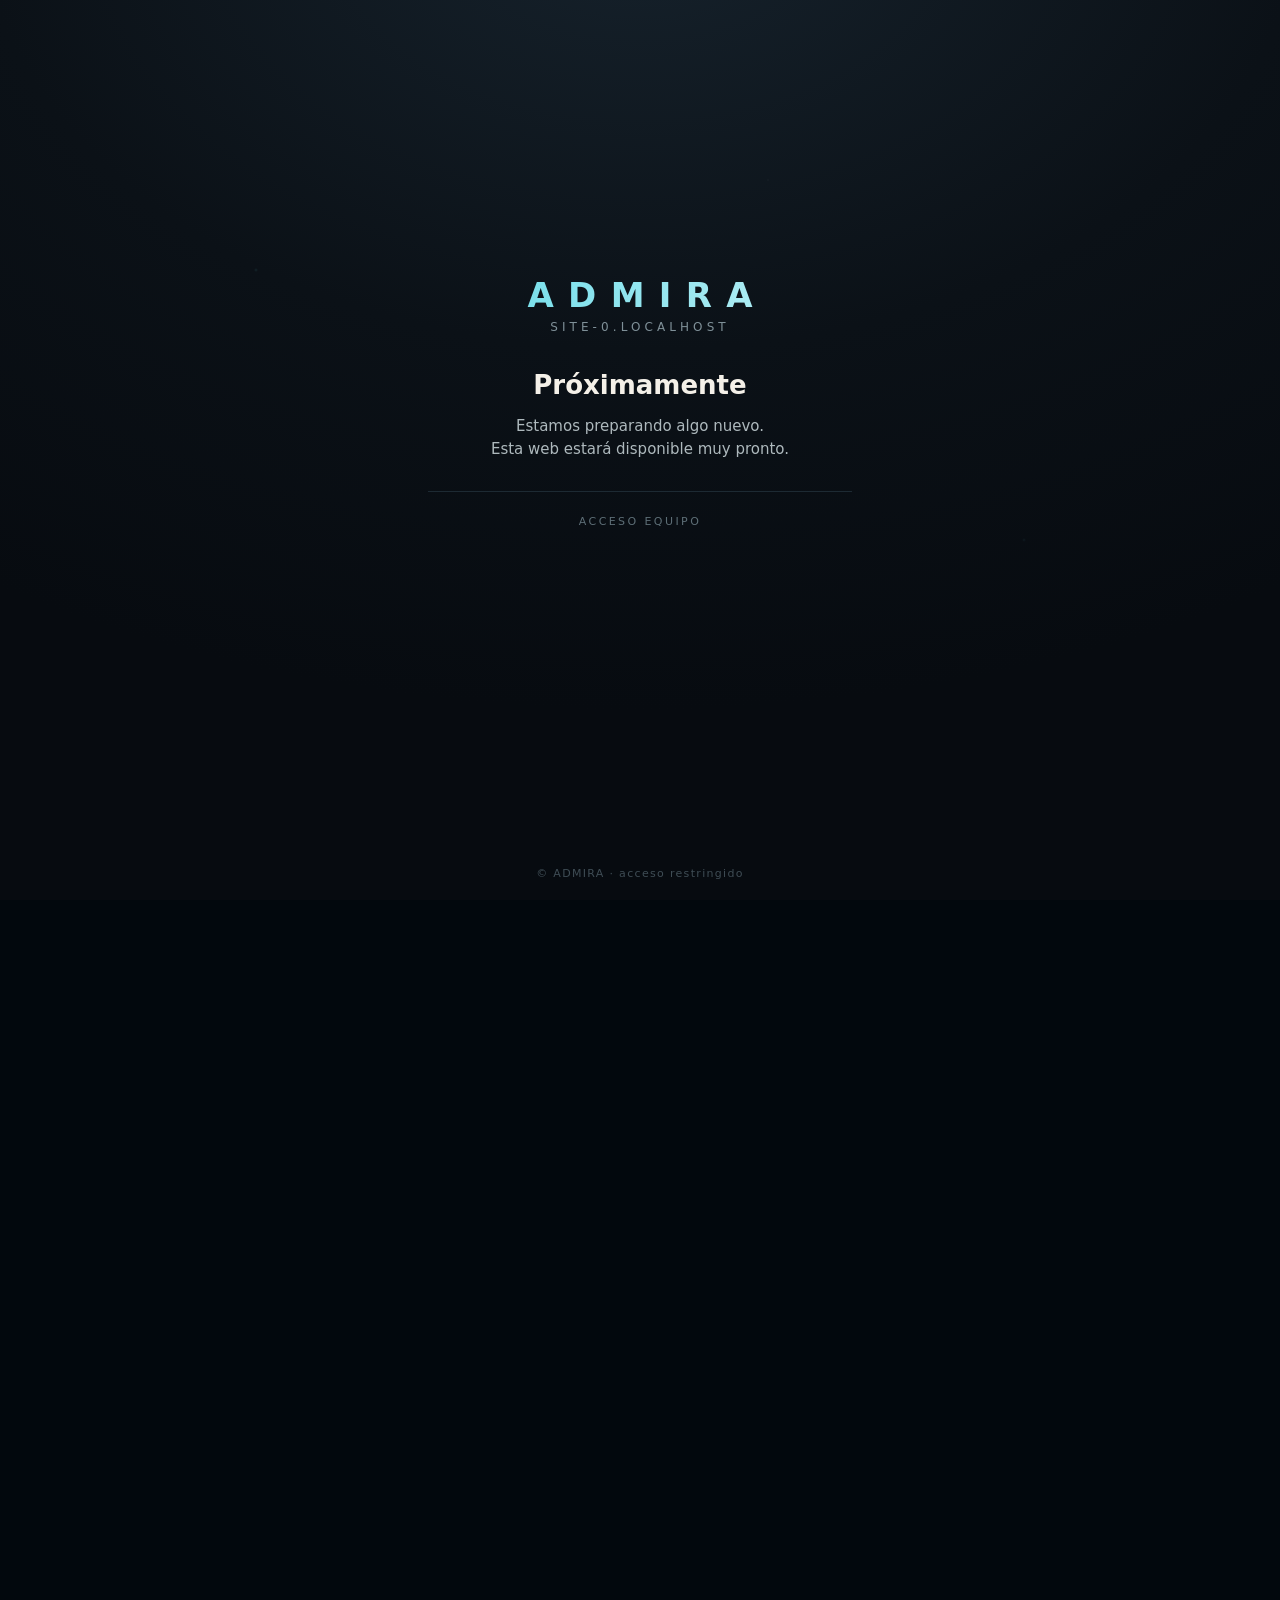
<file: detail.html>
<!doctype html>
<html lang="es">
<head>
<script src="/gate.js"></script>
<meta charset="utf-8">
<meta name="viewport" content="width=device-width,initial-scale=1">
<title>Admira.app | Detalle de Xpace</title>
<meta name="description" content="Detalle comercial de un Xpace en Admira.app: inventario retail media, pantallas, audiencia, pujas y campañas.">
<link rel="stylesheet" href="https://csilvasantin.github.io/admira-design/tokens.css">
<link rel="stylesheet" href="https://csilvasantin.github.io/admira-design/nav.css">
  <link rel="stylesheet" href="https://csilvasantin.github.io/admira-design/contact-panel.css">
  <script defer src="https://csilvasantin.github.io/admira-design/contact-panel.js"></script>
<script src="locations.js?v=kioskos-20260608"></script>
<style>
  :root{color-scheme:dark;--bg:#02080d;--ink:#eaf8ff;--mut:#8ab6c4;--brand:#28d7ef;--accent:#ffb629;--violet:#a768ff;--good:#62f29b;--card:#08141e;--card2:#0d1b27;--line:rgba(138,182,196,.2);--shadow:0 24px 90px rgba(0,0,0,.42)}
  *{box-sizing:border-box}
  html,body{margin:0;min-height:100%;background:radial-gradient(circle at 18% 0,rgba(40,215,239,.14),transparent 32rem),radial-gradient(circle at 95% 15%,rgba(255,182,41,.11),transparent 28rem),var(--bg);color:var(--ink);font-family:-apple-system,BlinkMacSystemFont,"Segoe UI",Roboto,Oxygen,Ubuntu,sans-serif;line-height:1.5}
  a{color:inherit;text-decoration:none}
  button{font:inherit}
  .shell{display:grid;grid-template-columns:112px 1fr;min-height:100vh}
  aside{border-right:1px solid var(--line);background:rgba(3,12,18,.72);padding:28px 14px;display:flex;flex-direction:column;align-items:center;gap:26px}
  .mark{width:44px;height:44px;border-radius:12px;display:grid;place-items:center;background:linear-gradient(135deg,var(--brand),var(--accent));color:#041017;font-weight:900;font-family:monospace}
  .side-nav{display:grid;gap:12px;width:100%}
  .side-nav span,.side-nav a{display:grid;place-items:center;min-height:48px;border-radius:8px;color:var(--mut);border:1px solid transparent;font-size:12px;font-family:monospace;text-transform:uppercase;letter-spacing:.08em}
  .side-nav span{background:rgba(40,215,239,.12);color:var(--brand);border-color:rgba(40,215,239,.18)}
  .side-nav a:hover{border-color:var(--line);color:var(--ink)}
  main{padding:28px clamp(18px,3vw,42px) 36px}
  .topbar{display:flex;align-items:center;gap:18px;margin-bottom:18px}
  .back{display:inline-flex;align-items:center;gap:10px;min-height:40px;padding:0 14px;border:1px solid var(--line);border-radius:8px;color:var(--mut);background:rgba(255,255,255,.03);font-weight:700}
  .back:hover{color:var(--ink);border-color:var(--brand)}
  .filters{margin-left:auto;display:flex;gap:10px;flex-wrap:wrap}
  .filter{min-height:40px;padding:0 14px;border:1px solid var(--line);border-radius:8px;color:var(--ink);background:rgba(255,255,255,.03);font-size:14px}
  .hero{display:grid;grid-template-columns:1fr 320px;gap:16px;align-items:stretch}
  .panel{background:linear-gradient(180deg,rgba(13,27,39,.88),rgba(6,15,23,.94));border:1px solid var(--line);border-radius:8px;box-shadow:var(--shadow)}
  .store-head{padding:22px 22px 0}
  .eyebrow{margin:0 0 8px;color:var(--accent);font-family:monospace;font-size:12px;letter-spacing:.18em;text-transform:uppercase;font-weight:900}
  h1,h2,h3,p{margin-top:0}
  h1{margin-bottom:4px;font-size:clamp(34px,4.5vw,58px);line-height:1}
  .addr{margin:0;color:var(--mut);font-size:17px}
  .metrics{display:grid;grid-template-columns:repeat(4,1fr);gap:12px;padding:22px}
  .metric{border:1px solid var(--line);border-radius:8px;background:rgba(255,255,255,.035);padding:16px;min-height:92px}
  .metric b{display:block;color:var(--ink);font-size:28px;line-height:1.1}
  .metric span{display:block;margin-top:6px;color:var(--mut);font-family:monospace;font-size:11px;text-transform:uppercase;letter-spacing:.12em}
  .cockpit{position:relative;display:block;margin:0 22px 22px;border:1px solid var(--line);border-radius:8px;overflow:hidden;background:#02080d}
  .cockpit:hover{border-color:var(--brand)}
  .cockpit img{width:100%;display:block;aspect-ratio:16/7.7;object-fit:cover;opacity:.9}
  .cockpit .badge{position:absolute;right:18px;top:18px;border:1px solid rgba(98,242,155,.45);background:rgba(5,22,15,.82);color:var(--good);border-radius:999px;padding:5px 10px;font-family:monospace;font-size:12px;font-weight:800;letter-spacing:.1em}
  .cockpit .enter{position:absolute;left:18px;bottom:18px;border:1px solid rgba(40,215,239,.45);background:rgba(4,16,23,.82);color:var(--ink);border-radius:8px;padding:9px 12px;font-size:13px;font-weight:800}
  .live-card{padding:20px}
  .live-card h2,.surface-panel h2,.campaigns h2{font-size:19px;margin-bottom:16px}
  .bid{border-left:3px solid var(--brand);background:rgba(255,255,255,.04);border-radius:8px;padding:14px;margin-bottom:12px}
  .bid:nth-child(3){border-left-color:var(--accent)}
  .bid:nth-child(4){border-left-color:var(--violet)}
  .bid .line{display:flex;justify-content:space-between;gap:12px;align-items:center}
  .bid strong{font-size:17px}
  .bid small{color:var(--mut)}
  .bid button{width:100%;margin-top:12px;border:0;border-radius:6px;min-height:36px;background:linear-gradient(90deg,var(--brand),#42c0ff);color:#041017;font-weight:900;cursor:pointer}
  .lower{display:grid;grid-template-columns:1.05fr .95fr;gap:16px;margin-top:16px}
  .surface-panel,.campaigns{padding:20px}
  .surface-list{display:grid;gap:10px}
  .surface{display:grid;grid-template-columns:1fr auto;gap:12px;align-items:center;border:1px solid var(--line);border-radius:8px;background:rgba(255,255,255,.035);padding:14px}
  .surface strong{display:block}
  .surface p{margin:3px 0 0;color:var(--mut);font-size:13px}
  .pill{border:1px solid rgba(98,242,155,.4);color:var(--good);border-radius:999px;padding:4px 8px;font-family:monospace;font-size:11px;font-weight:800;white-space:nowrap}
  .pill.idle{border-color:rgba(138,182,196,.32);color:var(--mut)}
  .bars{display:grid;gap:12px}
  .bar{display:grid;grid-template-columns:150px 1fr 54px;gap:12px;align-items:center;color:var(--mut);font-size:13px}
  .track{height:22px;background:rgba(255,255,255,.05);border:1px solid var(--line);border-radius:999px;overflow:hidden}
  .fill{height:100%;border-radius:999px;background:linear-gradient(90deg,var(--violet),var(--brand));width:60%}
  .bar:nth-child(2) .fill{width:48%;background:linear-gradient(90deg,var(--brand),#35e0a3)}
  .bar:nth-child(3) .fill{width:72%;background:linear-gradient(90deg,var(--accent),#ffdd70)}
  .bar:nth-child(4) .fill{width:38%;background:linear-gradient(90deg,#3e9bff,var(--brand))}
  .empty{padding:28px;border:1px solid var(--line);border-radius:8px;background:rgba(255,255,255,.03);color:var(--mut)}
  @media (max-width:980px){.shell{grid-template-columns:1fr}aside{display:none}.hero,.lower{grid-template-columns:1fr}.metrics{grid-template-columns:repeat(2,1fr)}.filters{display:none}}
  @media (max-width:560px){main{padding:18px 14px 28px}.topbar{align-items:flex-start}.metrics{grid-template-columns:1fr}.cockpit img{aspect-ratio:16/10}.bar{grid-template-columns:1fr}.track{height:18px}}
</style>
</head>
<body>
<nav class="admira-nav admira-nav-static" aria-label="Admira · Xperience">
  <a class="admira-nav-brand" href="https://www.admira.app">
    <span class="admira-nav-brand-name">Admira</span>
    <span class="admira-nav-brand-tag">Xperience</span>
  </a>
  <div class="admira-nav-items">
    <a class="admira-nav-link admira-nav-link-external" href="https://www.pixeria.com">PixerIA</a>
    <a class="admira-nav-link admira-nav-link-external" href="https://www.xpaceos.com">XpaceOS</a>
    <a class="admira-nav-link admira-nav-link-active" href="https://www.admira.app">Xbusiness</a>
    <a class="admira-nav-link admira-nav-link-cta" href="#contact" data-admira-contact>Contacto</a>
  </div>
</nav>
<div class="shell">
  <aside>
    <a class="mark" id="side-back" href="index.html">AD</a>
    <nav class="side-nav" aria-label="Detalle">
      <span>Resumen</span>
      <a id="side-map" href="index.html">Mapa</a>
      <a href="https://www.xpaceos.com">OS</a>
      <a href="backoffice.html">Login</a>
    </nav>
  </aside>
  <main>
    <div class="topbar">
      <a class="back" id="back-map" href="index.html">← Volver al mapa</a>
      <div class="filters" aria-hidden="true">
        <span class="filter">Hoy</span>
        <span class="filter">Todos los sitios</span>
      </div>
    </div>

    <section class="hero">
      <div class="panel">
        <div class="store-head">
          <p class="eyebrow" id="kind">Retail físico</p>
          <h1 id="name">Xpace</h1>
          <p class="addr" id="addr">Cargando inventario...</p>
        </div>
        <div class="metrics">
          <div class="metric"><b id="m-screens">--</b><span>Pantallas activas</span></div>
          <div class="metric"><b id="m-impr">--</b><span>Impresiones hoy</span></div>
          <div class="metric"><b id="m-audience">--</b><span>Audiencia ahora</span></div>
          <div class="metric"><b id="m-cpm">--</b><span>CPM promedio</span></div>
        </div>
        <a class="cockpit" id="store-3d-link" href="store-3d.html?loc=admira-bcn" aria-label="Entrar en el mapa 3D del Xpace">
          <img src="assets/admira-app-cockpit.webp" width="1672" height="941" loading="lazy" decoding="async" alt="Cockpit de retail media con Xpace, pantallas y pujas">
          <span class="badge">RTB online</span>
          <span class="enter">Entrar al mapa 3D</span>
        </a>
      </div>
      <aside class="panel live-card">
        <h2>Live bidding</h2>
        <div class="bid"><div class="line"><strong>Marca A</strong><small>25-34</small></div><div class="line"><small>CPM actual</small><strong id="bid-a">--</strong></div><button>Ofertar</button></div>
        <div class="bid"><div class="line"><strong>Marca B</strong><small>18-24</small></div><div class="line"><small>CPM actual</small><strong id="bid-b">--</strong></div><button>Ofertar</button></div>
        <div class="bid"><div class="line"><strong>Marca C</strong><small>35-44</small></div><div class="line"><small>CPM actual</small><strong id="bid-c">--</strong></div><button>Ofertar</button></div>
      </aside>
    </section>

    <section class="report">
      <div class="panel">
        <h2>📡 Emisión × Audiencia <small id="rep-loc" style="opacity:.6;font-weight:400"></small></h2>
        <div id="rep-body"><p class="addr">Cargando datos reales de emisión (admira.tv) y cámara…</p></div>
      </div>
    </section>

    <section class="lower">
      <div class="panel surface-panel">
        <h2>Inventario disponible</h2>
        <div class="surface-list" id="surfaces"></div>
      </div>
      <div class="panel" id="live-consume" style="display:none">
        <h2>📡 Consumo en vivo <span id="lc-pulse" style="color:#7dffb5;font-size:11px;float:right;transition:opacity .4s">● LIVE</span></h2>
        <div style="display:flex;justify-content:space-between;align-items:baseline;margin:4px 0 8px"><span style="opacity:.7;font-size:12px">Consumido hoy</span><span><b id="lc-total" style="font-size:22px;color:#7dffb5">0,00 €</b> <span id="lc-delta" style="font-size:12px;color:#7dffb5"></span></span></div>
        <svg id="lc-chart" viewBox="0 0 300 40" preserveAspectRatio="none" style="width:100%;height:44px;display:none;margin-bottom:6px"></svg>
        <div id="lc-rows" style="font-size:12px"></div>
      </div>
      <div class="panel campaigns">
        <h2>Campañas del día</h2>
        <div class="bars">
          <div class="bar"><span>Lanzamiento verano</span><div class="track"><div class="fill"></div></div><b>12:00</b></div>
          <div class="bar"><span>Back to School</span><div class="track"><div class="fill"></div></div><b>16:00</b></div>
          <div class="bar"><span>Promos fin de semana</span><div class="track"><div class="fill"></div></div><b>20:00</b></div>
          <div class="bar"><span>Marca awareness</span><div class="track"><div class="fill"></div></div><b>24:00</b></div>
        </div>
      </div>
    </section>
  </main>
</div>

<script>
const params = new URLSearchParams(location.search);
const locId = params.get('loc') || 'admira-bcn';
const locations = window.loadOmnipLocations();
const loc = locations.find(item => item.id === locId) || locations[0];

function fmtInt(n) {
  return Number(n || 0).toLocaleString('es-ES');
}

function fmtMoney(n) {
  return '€' + Number(n || 0).toFixed(2).replace('.', ',');
}

function cpmValue(surface) {
  return parseFloat(String(surface.cpm || '').replace(/[^\d.]/g, '')) || 0;
}

function setText(id, value) {
  document.getElementById(id).textContent = value;
}

function renderDetail() {
  const mapHref = 'index.html?loc=' + encodeURIComponent(loc.id);
  const store3dHref = 'store-3d.html?loc=' + encodeURIComponent(loc.id);
  document.getElementById('back-map').href = mapHref;
  document.getElementById('side-map').href = mapHref;
  document.getElementById('side-back').href = mapHref;
  document.getElementById('store-3d-link').href = store3dHref;
  document.title = loc.name + ' | Admira.app';

  setText('kind', loc.kind);
  setText('name', loc.name);
  setText('addr', loc.addr);

  const active = loc.surfaces.filter(s => s.status === 'live').length;
  const totalImpr = loc.surfaces.reduce((sum, s) => sum + Number(s.impr || 0), 0);
  const avgCpm = loc.surfaces.length ? loc.surfaces.reduce((sum, s) => sum + cpmValue(s), 0) / loc.surfaces.length : 0;
  const audience = Math.max(120, Math.round(totalImpr * 4.6));
  setText('m-screens', active + ' / ' + loc.surfaces.length);
  setText('m-impr', fmtInt(totalImpr * 128));
  setText('m-audience', fmtInt(audience));
  setText('m-cpm', fmtMoney(avgCpm));
  setText('bid-a', fmtMoney(avgCpm + 0.55));
  setText('bid-b', fmtMoney(avgCpm + 0.30));
  setText('bid-c', fmtMoney(Math.max(0.9, avgCpm - 0.10)));

  const list = document.getElementById('surfaces');
  list.innerHTML = '';
  loc.surfaces.forEach(surface => {
    const row = document.createElement('article');
    row.className = 'surface';
    const text = document.createElement('div');
    const title = document.createElement('strong');
    title.textContent = surface.name;
    const desc = document.createElement('p');
    desc.textContent = surface.desc + ' · ' + surface.impr + ' impr/día · ' + surface.cpm + ' CPM';
    text.append(title, desc);
    const pill = document.createElement('span');
    pill.className = 'pill' + (surface.status === 'idle' ? ' idle' : '');
    pill.textContent = surface.status === 'live' ? 'LIVE' : surface.status === 'sched' ? 'PROG' : 'IDLE';
    row.append(text, pill);
    list.append(row);
  });
}

renderDetail();

// ── Consumo de CPM EN VIVO del Xpacio (lee el día parcial que el gemelo empuja) ──
const PIXER='https://pixer-eleven.csilvasantin.workers.dev';
const LC_SEG={nino_m:'♂ Niño',nino_f:'♀ Niña',joven_m:'♂ Joven',joven_f:'♀ Joven',adulto_m:'♂ Adulto',adulto_f:'♀ Adulta',senior_m:'♂ Senior',senior_f:'♀ Senior'};
function lcToday(){const d=new Date();return ''+d.getFullYear()+String(d.getMonth()+1).padStart(2,'0')+String(d.getDate()).padStart(2,'0');}
async function renderLive(){
  const box=document.getElementById('live-consume'); if(!box) return;
  try{
    const t=lcToday();
    const r=await fetch(PIXER+'/day/range?loc='+encodeURIComponent(loc.id)+'&from='+t+'&to='+t,{cache:'no-store'});
    const d=await r.json(); const day=(d&&d.days&&d.days[t])||null; const ea=day&&day.extAds;
    if(!ea||!Object.keys(ea).length){ box.style.display='none'; return; }
    const rev=day.extAdsRev||{};
    const rows=Object.keys(ea).map(k=>({lbl:LC_SEG[k]||k,n:ea[k],rv:rev[k]||0})).sort((a,b)=>b.rv-a.rv);
    const tot=day.extAdsRevTotal!=null?day.extAdsRevTotal:rows.reduce((s,x)=>s+x.rv,0);
    const fmt=v=>v.toFixed(2).replace('.',',')+' €';
    document.getElementById('lc-total').textContent=fmt(tot);
    const dEl=document.getElementById('lc-delta'),prev=renderLive._last; renderLive._last=tot;
    if(dEl) dEl.textContent=(prev!=null&&tot-prev>0.001)?('▲ +'+fmt(tot-prev)):'';
    const pu=document.getElementById('lc-pulse'); if(pu){ pu.style.opacity='1'; setTimeout(()=>{try{pu.style.opacity='.35';}catch(_){}}, 350); }
    document.getElementById('lc-rows').innerHTML=rows.map(x=>'<div style="display:flex;justify-content:space-between;padding:2px 0"><span>'+x.lbl+'</span><span><b>'+x.n+'</b> <span style="color:#7dffb5">'+x.rv.toFixed(2)+'€</span></span></div>').join('');
    const ch=document.getElementById('lc-chart'),hrs=Array.isArray(day.hours)?day.hours:[];
    if(ch&&hrs.length>1){ const mx=Math.max(1,...hrs.map(h=>h.in||0)),cur=hrs[hrs.length-1].h,W=300,H=40,bw=W/hrs.length;
      ch.innerHTML=hrs.map((h,i)=>{const bh=Math.round((h.in||0)/mx*H),x=Math.round(i*bw);return '<rect x="'+(x+1)+'" y="'+(H-bh)+'" width="'+Math.max(2,Math.round(bw-2))+'" height="'+bh+'" rx="1" fill="'+(h.h===cur?'#ffd166':'#3a86a8')+'"/>';}).join('');
      ch.style.display='block';
    }
    box.style.display='block';
  }catch(e){}
}
renderLive(); setInterval(renderLive, 12000);
// ── Informe REAL: cruza QUÉ se emitió (admira.tv /emit) × QUIÉN lo vio (cámara /audience) ──
const REPORT_API = 'https://api.admira.store';
let REPORT = null;
const AGE_LBL = { nino: '👶 Niños', joven: '🧑 Jóvenes', adulto: '👤 Adultos', senior: '👴 Senior' };
async function loadReport() {
  const body = document.getElementById('rep-body');
  const ll = document.getElementById('rep-loc'); if (ll) ll.textContent = '· ' + locId;
  const getj = p => fetch(REPORT_API + p).then(r => r.ok ? r.json() : { screens: {} }).catch(() => ({ screens: {} }));
  try {
    const [emitR, audR] = await Promise.all([ getj('/emit/range?loc=' + encodeURIComponent(locId)), getj('/audience/range?loc=' + encodeURIComponent(locId)) ]);
    let plays = 0, secs = 0, byType = {}, assets = [], emitScreens = {};
    for (const [scn, sc] of Object.entries(emitR.screens || {})) { let sp = 0, ss = 0; for (const rec of Object.values(sc)) { sp += rec.totalPlays || 0; ss += rec.totalSecs || 0; plays += rec.totalPlays || 0; secs += rec.totalSecs || 0; for (const [t, n] of Object.entries(rec.byType || {})) byType[t] = (byType[t] || 0) + n; for (const [id, a] of Object.entries(rec.assets || {})) assets.push({ title: a.title || id, n: a.n || 0 }); } emitScreens[scn] = { plays: sp, secs: ss }; }
    let samples = 0, present = 0, facesPeak = 0, male = 0, female = 0, age = {}, hours = {}, audScreens = {};
    for (const [scn, sc] of Object.entries(audR.screens || {})) { let ss = 0, sp = 0, sm = 0, sf = 0; for (const agg of Object.values(sc)) { samples += agg.samples || 0; present += agg.present || 0; facesPeak = Math.max(facesPeak, agg.facesPeak || 0); male += (agg.gender && agg.gender.male) || 0; female += (agg.gender && agg.gender.female) || 0; for (const [k, v] of Object.entries(agg.age || {})) age[k] = (age[k] || 0) + v; ss += agg.samples || 0; sp += agg.present || 0; sm += (agg.gender && agg.gender.male) || 0; sf += (agg.gender && agg.gender.female) || 0; for (const [h, hd] of Object.entries(agg.hours || {})) { const H = hours[h] = hours[h] || { samples: 0, present: 0, male: 0, female: 0 }; H.samples += hd.samples || 0; H.present += hd.present || 0; H.male += hd.male || 0; H.female += hd.female || 0; } } audScreens[scn] = { samples: ss, present: sp, male: sm, female: sf }; }
    const gtot = male + female, pMale = gtot ? Math.round(male / gtot * 100) : 0, pFemale = gtot ? Math.round(female / gtot * 100) : 0;
    const occ = samples ? Math.round(present / samples * 100) : 0;
    const ageTot = Object.values(age).reduce((s, x) => s + x, 0);
    const ageRow = ageTot ? Object.entries(age).sort((a, b) => b[1] - a[1]).map(([k, v]) => (AGE_LBL[k] || k) + ' ' + Math.round(v / ageTot * 100) + '%').join(' · ') : '';
    const topAge = ageTot ? (AGE_LBL[Object.entries(age).sort((a, b) => b[1] - a[1])[0][0]] || '').replace(/^\S+ /, '').toLowerCase() : '';
    REPORT = { loc: locId, name: (loc && loc.name) || locId, generatedAt: new Date(), plays, secs, byType, assets, emitScreens, samples, present, facesPeak, male, female, age, hours, audScreens, gtot, pMale, pFemale, occ, ageRow, topAge };
    if (!plays && !samples) { body.innerHTML = '<p class="addr">Sin datos reales todavía para «' + locId + '». Configura el circuito en admira.tv y la cámara del gemelo con loc=' + locId + '.</p>'; return; }
    const bar = (lbl, p, col) => '<div style="margin:7px 0"><div style="display:flex;justify-content:space-between;font-size:.82rem;margin-bottom:3px"><span>' + lbl + '</span><b>' + p + '%</b></div><div style="height:9px;background:#1c2142;border-radius:5px;overflow:hidden"><div style="height:100%;width:' + p + '%;background:' + col + '"></div></div></div>';
    const typeRow = Object.entries(byType).sort((a, b) => b[1] - a[1]).map(([t, n]) => t + ': <b>' + n + '</b>').join(' · ') || '—';
    const top = assets.slice().sort((a, b) => b.n - a.n).slice(0, 5);
    const hk = Object.keys(hours).map(Number).sort((a, b) => a - b);
    const hourMini = hk.length ? ('<div style="display:flex;gap:3px;align-items:flex-end;height:44px;margin-top:6px">' + (() => { const mx = Math.max(1, ...hk.map(h => hours[h].present)); return hk.map(h => '<div title="' + h + 'h: ' + hours[h].present + '" style="flex:1;min-width:7px;height:' + Math.max(2, Math.round(hours[h].present / mx * 44)) + 'px;background:#28d7ef;border-radius:2px 2px 0 0"></div>').join(''); })() + '</div><div style="display:flex;justify-content:space-between;font-size:.62rem;color:#5a6b7a;margin-top:2px"><span>' + hk[0] + 'h</span><span>' + hk[hk.length - 1] + 'h</span></div>') : '';
    const scrRows = Object.keys(Object.assign({}, emitScreens, audScreens)).slice(0, 8).map(sc => { const e = emitScreens[sc] || { plays: 0 }, a = audScreens[sc] || { samples: 0, present: 0, male: 0, female: 0 }, gt = a.male + a.female; return '<tr><td style="padding:4px 8px 4px 0">' + String(sc).replace(/[<>]/g, '') + '</td><td style="text-align:right;padding:4px 0">' + (e.plays || 0) + ' pases</td><td style="text-align:right;padding:4px 0;color:#9aa0b4">' + (a.samples ? Math.round(a.present / a.samples * 100) + '% pres.' : '—') + '</td><td style="text-align:right;padding:4px 0 4px 8px;color:#9aa0b4">' + (gt ? Math.round(a.male / gt * 100) + '%♂/' + Math.round(a.female / gt * 100) + '%♀' : '—') + '</td></tr>'; }).join('');
    body.innerHTML =
      '<div style="display:flex;justify-content:space-between;align-items:flex-start;gap:12px;flex-wrap:wrap">'
      + (gtot ? '<div style="background:#0d1b27;border:1px solid var(--line);border-radius:8px;padding:12px 14px;font-size:.95rem;line-height:1.5;flex:1;min-width:240px">🎯 <b>' + fmtInt(plays) + ' pases</b> vistos por una audiencia mayormente <b>' + (pMale >= pFemale ? 'masculina' : 'femenina') + '</b>' + (topAge ? ' y <b>' + topAge + '</b>' : '') + ' · ' + occ + '% del tiempo con gente delante.</div>' : '<div style="flex:1"></div>')
      + '<button onclick="exportReport()" style="background:linear-gradient(90deg,var(--brand),#42c0ff);color:#041017;border:0;border-radius:8px;padding:11px 16px;font-weight:800;cursor:pointer;font-size:.9rem;white-space:nowrap">🔬 Exportar informe</button>'
      + '</div>'
      + '<div style="display:grid;grid-template-columns:1fr 1fr;gap:22px;margin-top:14px">'
      + '<div><h3 style="margin:0 0 8px;font-size:1rem">📺 Qué se emitió <small style="opacity:.6">· admira.tv</small></h3>'
      + '<p style="margin:0 0 6px"><b style="font-size:1.4rem">' + fmtInt(plays) + '</b> pases · <b>' + Math.round(secs / 60) + '</b> min</p>'
      + '<p style="font-size:.85rem;color:#9aa0b4">' + typeRow + '</p>'
      + (top.length ? '<p style="font-size:.8rem;color:#9aa0b4;margin:10px 0 2px">Top creatividades:</p><ol style="margin:0 0 0 18px;font-size:.85rem;line-height:1.7">' + top.map(a => '<li>' + String(a.title || '—').replace(/[<>]/g, '') + ' — ' + a.n + ' pases</li>').join('') + '</ol>' : '')
      + '</div>'
      + '<div><h3 style="margin:0 0 8px;font-size:1rem">📷 Quién lo vio <small style="opacity:.6">· cámara</small></h3>'
      + '<p style="margin:0 0 8px"><b style="font-size:1.4rem">' + occ + '%</b> con audiencia · pico <b>' + facesPeak + '</b> pers.</p>'
      + bar('👨 Hombres', pMale, '#3498db') + bar('👩 Mujeres', pFemale, '#e0a92c')
      + (ageRow ? '<p style="font-size:.8rem;color:#9aa0b4;margin-top:9px">Edad: ' + ageRow + '</p>' : '')
      + (hourMini ? '<p style="font-size:.8rem;color:#9aa0b4;margin:10px 0 0">Presencia por hora:</p>' + hourMini : '')
      + '</div></div>'
      + (scrRows ? '<div style="margin-top:14px"><h3 style="margin:0 0 6px;font-size:.95rem">🖥️ Por pantalla</h3><table style="width:100%;border-collapse:collapse;font-size:.84rem">' + scrRows + '</table></div>' : '');
  } catch (e) { body.innerHTML = '<p class="addr">Error cargando el informe: ' + (e && e.message) + '</p>'; }
}

// ── Informe científico exportable (gráficos SVG + metodología, imprimible a PDF) ──
function exportReport() {
  const R = REPORT; if (!R) { alert('Aún no hay datos del informe.'); return; }
  const E = s => String(s == null ? '' : s).replace(/[<>&]/g, x => ({ '<': '&lt;', '>': '&gt;', '&': '&amp;' }[x]));
  const P = (a, b) => b ? Math.round(a / b * 100) : 0;
  const donut = (pA, colA, colB, big, sub) => { const r = 52, c = 2 * Math.PI * r, da = c * pA / 100; return '<svg viewBox="0 0 140 140" width="150" height="150"><circle cx="70" cy="70" r="' + r + '" fill="none" stroke="' + colB + '" stroke-width="22"/><circle cx="70" cy="70" r="' + r + '" fill="none" stroke="' + colA + '" stroke-width="22" stroke-dasharray="' + da + ' ' + c + '" transform="rotate(-90 70 70)" stroke-linecap="round"/><text x="70" y="68" text-anchor="middle" font-size="27" font-weight="800" fill="#0b2030">' + big + '</text><text x="70" y="88" text-anchor="middle" font-size="11" fill="#5a7080">' + sub + '</text></svg>'; };
  const bars = (entries, col) => { if (!entries.length) return '<p style="color:#90a0b0;font-size:13px">Sin datos.</p>'; const mx = Math.max(1, ...entries.map(e => e[1])), bw = 50, gap = 26, H = 120, W = entries.length * (bw + gap); return '<svg viewBox="0 0 ' + W + ' 172" width="100%" style="max-width:' + Math.max(W, 240) + 'px;height:auto">' + entries.map((e, i) => { const h = Math.max(3, Math.round(e[1] / mx * H)), x = i * (bw + gap) + gap / 2; return '<rect x="' + x + '" y="' + (H - h + 16) + '" width="' + bw + '" height="' + h + '" rx="5" fill="' + col + '"/><text x="' + (x + bw / 2) + '" y="' + (H - h + 9) + '" text-anchor="middle" font-size="13" font-weight="700" fill="#0b2030">' + e[1] + '</text><text x="' + (x + bw / 2) + '" y="' + (H + 34) + '" text-anchor="middle" font-size="11" fill="#5a7080">' + E(e[0]) + '</text>'; }).join('') + '</svg>'; };
  const hk = Object.keys(R.hours).map(Number).sort((a, b) => a - b);
  const kpi = (n, l) => '<div class="kpi"><b>' + n + '</b><span>' + l + '</span></div>';
  const top = R.assets.slice().sort((a, b) => b.n - a.n).slice(0, 8);
  const scrRows = Object.keys(Object.assign({}, R.emitScreens, R.audScreens)).map(sc => { const e = R.emitScreens[sc] || { plays: 0, secs: 0 }, a = R.audScreens[sc] || { samples: 0, present: 0, male: 0, female: 0 }, gt = a.male + a.female; return '<tr><td>' + E(sc) + '</td><td>' + (e.plays || 0) + '</td><td>' + Math.round((e.secs || 0) / 60) + ' min</td><td>' + P(a.present, a.samples) + '%</td><td>' + (gt ? P(a.male, gt) + '% ♂ / ' + P(a.female, gt) + '% ♀' : '—') + '</td></tr>'; }).join('');
  const html = '<!doctype html><html lang="es"><head><meta charset="utf-8"><meta name="viewport" content="width=device-width,initial-scale=1"><title>Informe de Audiencia Verificada · ' + E(R.name) + '</title>'
    + '<style>'
    + '*{box-sizing:border-box;margin:0;padding:0}body{font-family:-apple-system,Segoe UI,Roboto,sans-serif;color:#0b2030;background:#eef3f7;line-height:1.5;-webkit-print-color-adjust:exact;print-color-adjust:exact}'
    + '.page{max-width:980px;margin:0 auto;background:#fff;box-shadow:0 10px 40px rgba(0,0,0,.12)}'
    + '.hd{background:linear-gradient(120deg,#041824,#0a2a3a);color:#fff;padding:34px 40px;display:flex;justify-content:space-between;align-items:flex-end;gap:20px}'
    + '.hd .brand{font-weight:900;letter-spacing:.18em;font-size:13px;color:#28d7ef}.hd h1{font-size:30px;margin:8px 0 4px;font-weight:800}.hd .sub{color:#9fc3d2;font-size:14px}'
    + '.seal{border:2px solid #28d7ef;border-radius:10px;padding:10px 14px;text-align:center;color:#28d7ef}.seal b{display:block;font-size:13px;letter-spacing:.1em}.seal span{font-size:10px;color:#9fc3d2}'
    + '.sec{padding:26px 40px;border-bottom:1px solid #e2ebf0}.sec h2{font-size:14px;letter-spacing:.12em;text-transform:uppercase;color:#1f7a99;margin-bottom:16px}'
    + '.lead{font-size:20px;font-weight:600;line-height:1.45}.lead b{color:#0a6e8c}'
    + '.kpis{display:grid;grid-template-columns:repeat(4,1fr);gap:14px}.kpi{background:#f4f8fb;border:1px solid #e2ebf0;border-radius:10px;padding:16px}.kpi b{display:block;font-size:30px;line-height:1.1;color:#06303f}.kpi span{font-size:11px;text-transform:uppercase;letter-spacing:.08em;color:#5a7080;margin-top:6px;display:block}'
    + '.grid2{display:grid;grid-template-columns:1fr 1fr;gap:30px}.grid3{display:grid;grid-template-columns:auto 1fr;gap:24px;align-items:center}'
    + '.chartbox h3{font-size:13px;color:#5a7080;margin-bottom:10px;text-transform:uppercase;letter-spacing:.06em}'
    + '.leg{font-size:13px;color:#36505f;margin-top:8px}.leg i{display:inline-block;width:11px;height:11px;border-radius:3px;margin-right:5px;vertical-align:middle}'
    + 'table{width:100%;border-collapse:collapse;font-size:13px}th,td{text-align:left;padding:8px 10px;border-bottom:1px solid #e8eef2}th{color:#5a7080;font-size:11px;text-transform:uppercase;letter-spacing:.06em}td:not(:first-child),th:not(:first-child){text-align:right}'
    + '.method{background:#f4f8fb;border-left:4px solid #28d7ef;border-radius:6px;padding:16px 18px;font-size:13px;color:#36505f}.method b{color:#0b2030}'
    + '.ft{padding:18px 40px;color:#7a93a2;font-size:12px;display:flex;justify-content:space-between;flex-wrap:wrap;gap:8px}'
    + '.printbtn{position:fixed;right:18px;bottom:18px;background:#0a6e8c;color:#fff;border:0;border-radius:30px;padding:14px 22px;font-weight:800;font-size:15px;cursor:pointer;box-shadow:0 8px 24px rgba(0,0,0,.25)}'
    + '@media print{body{background:#fff}.page{box-shadow:none;max-width:none}.printbtn{display:none}.sec{break-inside:avoid}}'
    + '</style></head><body><div class="page">'
    + '<div class="hd"><div style="display:flex;gap:16px;align-items:center"><svg width="58" height="58" viewBox="0 0 56 56" style="flex:none"><defs><linearGradient id="xplg" x1="0" y1="0" x2="1" y2="1"><stop offset="0" stop-color="#28d7ef"/><stop offset="1" stop-color="#ffb629"/></linearGradient></defs><rect width="56" height="56" rx="14" fill="url(#xplg)"/><text x="28" y="37" text-anchor="middle" font-size="23" font-weight="900" font-family="monospace" fill="#041824">XP</text></svg><div><div class="brand">ADMIRA XP · CLEARCHANNEL.TV</div><h1>Informe de Audiencia Verificada</h1><div class="sub">' + E(R.name) + ' · loc: ' + E(R.loc) + ' · generado ' + R.generatedAt.toLocaleString('es-ES') + '</div></div></div><div class="seal"><b>✓ VERIFICADO</b><span>cámara on-device</span></div></div>'
    + '<div class="sec"><h2>Resumen ejecutivo</h2><p class="lead">Se emitieron <b>' + fmtInt(R.plays) + ' pases</b> (' + Math.round(R.secs / 60) + ' min en pantalla) ante una audiencia presente el <b>' + R.occ + '%</b> del tiempo, mayormente <b>' + (R.pMale >= R.pFemale ? 'masculina' : 'femenina') + '</b>' + (R.topAge ? ' y <b>' + R.topAge + '</b>' : '') + '. Pico de <b>' + R.facesPeak + ' personas</b> simultáneas.</p></div>'
    + '<div class="sec"><h2>Métricas clave</h2><div class="kpis">' + kpi(fmtInt(R.plays), 'Pases emitidos') + kpi(Math.round(R.secs / 60), 'Minutos en pantalla') + kpi(R.occ + '%', 'Tiempo con audiencia') + kpi(R.facesPeak, 'Pico de personas') + kpi(R.pMale + '% / ' + R.pFemale + '%', 'Hombres / Mujeres') + kpi(fmtInt(R.samples), 'Lecturas de cámara') + kpi(Object.keys(R.audScreens).length || Object.keys(R.emitScreens).length, 'Pantallas') + kpi(R.topAge ? R.topAge[0].toUpperCase() + R.topAge.slice(1) : '—', 'Edad dominante') + '</div></div>'
    + '<div class="sec"><h2>Perfil de audiencia (cámara)</h2><div class="grid2"><div class="chartbox grid3"><div>' + donut(R.pMale, '#3498db', '#e0a92c', R.pMale + '%', '♂ Hombres') + '</div><div><div class="leg"><i style="background:#3498db"></i><b>' + R.pMale + '%</b> Hombres</div><div class="leg"><i style="background:#e0a92c"></i><b>' + R.pFemale + '%</b> Mujeres</div><div class="leg" style="margin-top:10px;color:#7a93a2">Basado en ' + fmtInt(R.gtot) + ' detecciones de género con confianza ≥ 0.6</div></div></div>'
    + '<div class="chartbox"><h3>Edad estimada</h3>' + bars(Object.entries(R.age).sort((a, b) => b[1] - a[1]).map(([k, v]) => [(AGE_LBL[k] || k).replace(/^\S+ /, ''), v]), '#ffb629') + '</div></div></div>'
    + '<div class="sec"><h2>Presencia por franja horaria</h2>' + (hk.length ? bars(hk.map(h => [h + 'h', R.hours[h].present]), '#28d7ef') : '<p style="color:#90a0b0;font-size:13px">Aún sin datos por hora (se llenan a lo largo del día).</p>') + '</div>'
    + '<div class="sec"><h2>Qué se emitió (admira.tv)</h2><div class="grid2"><div class="chartbox"><h3>Pases por tipo de contenido</h3>' + bars(Object.entries(R.byType).sort((a, b) => b[1] - a[1]), '#a768ff') + '</div><div class="chartbox"><h3>Top creatividades</h3><table><tbody>' + (top.map(a => '<tr><td>' + E(a.title) + '</td><td>' + a.n + ' pases</td></tr>').join('') || '<tr><td>—</td></tr>') + '</tbody></table></div></div></div>'
    + (scrRows ? '<div class="sec"><h2>Desglose por pantalla</h2><table><thead><tr><th>Pantalla</th><th>Pases</th><th>Tiempo</th><th>Presencia</th><th>Género</th></tr></thead><tbody>' + scrRows + '</tbody></table></div>' : '')
    + '<div class="sec"><h2>Metodología</h2><div class="method"><b>Fuentes:</b> emisión de <b>admira.tv</b> (proof-of-play por pantalla, registro /emit) cruzada con la <b>cámara del gemelo XpaceOS</b> (registro /audience). <b>Medición de audiencia:</b> detección facial <b>on-device</b> (@vladmandic/human, TensorFlow.js) muestreada cada 20 s; ' + fmtInt(R.samples) + ' lecturas. <b>Privacidad:</b> el procesamiento ocurre en el dispositivo; <b>no se almacenan imágenes ni datos personales</b>, solo conteos agregados (presencia, género, franja de edad). Las métricas de género y edad son estimaciones estadísticas, no identificación de personas.</div></div>'
    + '<div class="ft"><span>Admira Xperience · clearchannel.tv · Informe generado automáticamente</span><span>' + R.generatedAt.toLocaleString('es-ES') + '</span></div>'
    + '</div><button class="printbtn" onclick="window.print()">🖨️ Imprimir / Guardar PDF</button></body></html>';
  const w = window.open('', '_blank'); if (!w) { alert('Permite las ventanas emergentes para exportar el informe.'); return; }
  w.document.write(html); w.document.close();
}
loadReport();
</script>
</body>
</html>
</file>
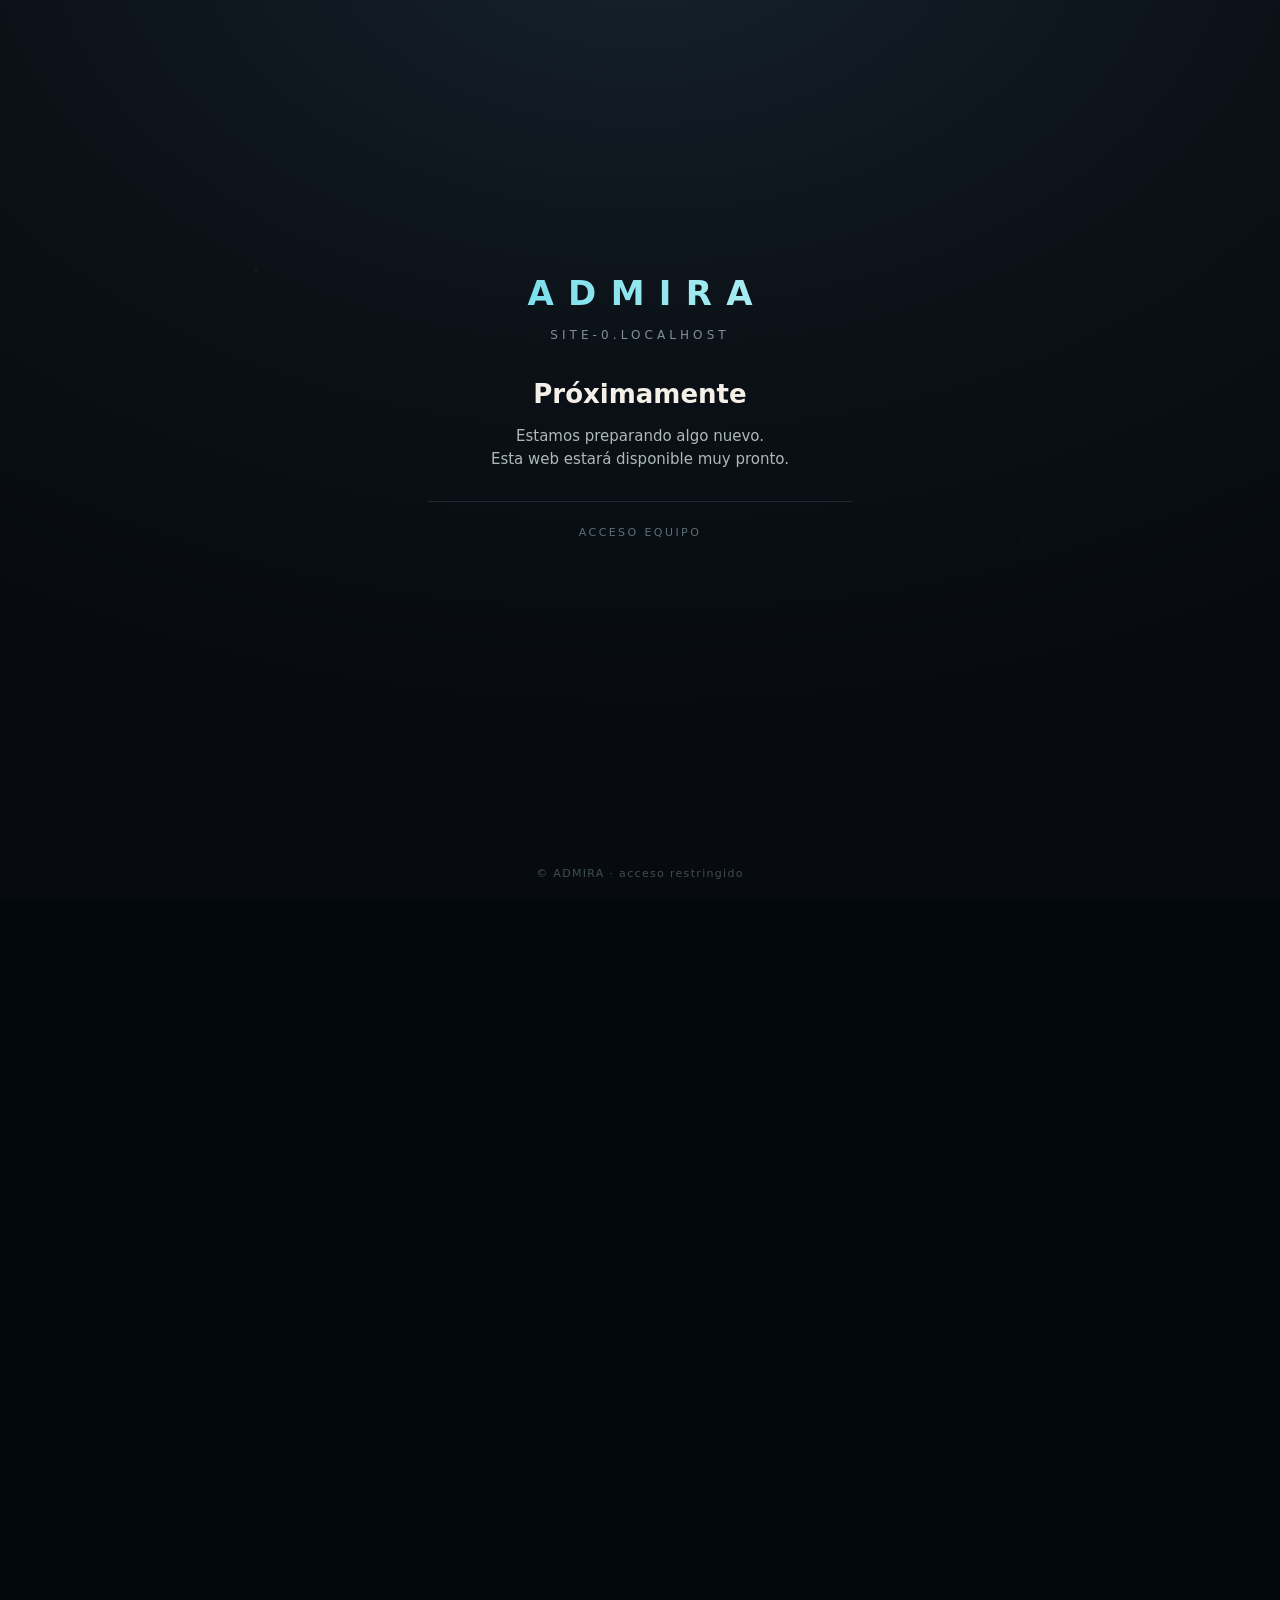
<file: marketplace.html>
<!doctype html>
<html lang="es">
<head>
<script src="/gate.js"></script>
<meta charset="utf-8">
<meta name="viewport" content="width=device-width,initial-scale=1">
<title>OmniPublicity — El mercado de la atención física | AdmiraNext</title>
<meta name="description" content="Marketplace de doble cara del Xpace OS: anunciantes que pujan por la atención en el punto de venta y espacios físicos que monetizan cada impresión, con subasta en tiempo real al centro.">
<link rel="canonical" href="https://www.admira.app/marketplace.html">
<meta property="og:type" content="website">
<meta property="og:site_name" content="OmniPublicity">
<meta property="og:title" content="OmniPublicity — El mercado de la atención física">
<meta property="og:description" content="Marketplace de doble cara: anunciantes que pujan por la atención en el punto de venta y espacios físicos que monetizan cada impresión, con RTB al centro.">
<meta property="og:url" content="https://www.admira.app/marketplace.html">
<meta property="og:image" content="https://www.admira.app/assets/og-cover.jpg">
<meta property="og:image:width" content="1200">
<meta property="og:image:height" content="630">
<meta property="og:locale" content="es_ES">
<meta name="twitter:card" content="summary_large_image">
<meta name="twitter:title" content="OmniPublicity — El mercado de la atención física">
<meta name="twitter:description" content="Marketplace de doble cara del Xpace OS con subasta en tiempo real en el punto de venta.">
<meta name="twitter:image" content="https://www.admira.app/assets/og-cover.jpg">
<link rel="stylesheet" href="https://csilvasantin.github.io/admira-design/tokens.css">
<link rel="stylesheet" href="https://csilvasantin.github.io/admira-design/nav.css">
<link rel="stylesheet" href="https://csilvasantin.github.io/admira-design/contact-panel.css">
<script defer src="https://csilvasantin.github.io/admira-design/contact-panel.js"></script>
<style>
  :root{--bg:#02080d;--ink:#dff8ff;--mut:#75aab9;--brand:#78f3ff;--accent:#ffd866;--twin:#b78cff;--studio:#ff7ad9;--card:#0a1620;--line:rgba(120,243,255,.18);--good:#88ffaa;--amber-line:rgba(255,216,102,.30);--twin-line:rgba(183,140,255,.34);--studio-line:rgba(255,122,217,.34)}
  *{box-sizing:border-box}
  html,body{margin:0;padding:0;background:var(--bg);color:var(--ink);font-family:-apple-system,BlinkMacSystemFont,"Segoe UI",Roboto,Oxygen,Ubuntu,sans-serif;line-height:1.55}
  a{color:var(--brand);text-decoration:none}
  a:hover{text-decoration:underline}
  .wrap{max-width:1080px;margin:0 auto;padding:0 22px}
  .admira-nav.admira-nav-static{position:sticky;top:0;z-index:20}

  /* Hero */
  .hero{padding:84px 0 56px;background:radial-gradient(ellipse at 18% 0%,rgba(120,243,255,.12),transparent 55%),radial-gradient(ellipse at 100% 26%,rgba(255,216,102,.10),transparent 55%)}
  .badge{display:inline-block;font-family:monospace;font-size:11px;color:var(--accent);letter-spacing:.18em;border:1px solid var(--amber-line);padding:4px 10px;border-radius:999px;margin-bottom:18px}
  .hero h1{font-size:54px;line-height:1.04;margin:0 0 22px;letter-spacing:-.02em;font-weight:800;max-width:880px}
  .hero h1 .grad{background:linear-gradient(90deg,var(--brand),var(--accent));-webkit-background-clip:text;background-clip:text;color:transparent}
  .hero p.lede{font-size:19px;color:var(--mut);max-width:740px;margin:0 0 30px}
  .ctas{display:flex;gap:12px;flex-wrap:wrap}
  .cta{display:inline-flex;gap:10px;align-items:center;padding:13px 22px;border-radius:8px;font-weight:700;font-size:14px;letter-spacing:.03em;cursor:pointer;border:1px solid transparent}
  .cta.adv{background:var(--brand);color:#001620}
  .cta.sup{background:var(--accent);color:#1a1300}
  .cta.ghost{background:transparent;color:var(--ink);border-color:var(--line)}

  /* Diagrama marketplace */
  .market{display:grid;grid-template-columns:1fr auto 1fr;gap:16px;align-items:stretch;margin:18px 0 0}
  .side{background:var(--card);border:1px solid var(--line);border-radius:14px;padding:22px}
  .side.adv{border-color:rgba(120,243,255,.35)}
  .side.sup{border-color:var(--amber-line)}
  .side .tag{font-family:monospace;font-size:11px;letter-spacing:.16em;text-transform:uppercase}
  .side.adv .tag{color:var(--brand)} .side.sup .tag{color:var(--accent)}
  .side h3{margin:8px 0 6px;font-size:20px}
  .side p{margin:0;color:var(--mut);font-size:14px}
  .engine{display:flex;flex-direction:column;align-items:center;justify-content:center;text-align:center;min-width:150px;background:linear-gradient(180deg,rgba(120,243,255,.10),rgba(255,216,102,.08));border:1px solid var(--line);border-radius:14px;padding:18px 14px}
  .engine b{font-size:13px;font-family:monospace;letter-spacing:.1em;color:var(--ink)}
  .engine .pulse{font-size:11px;color:var(--good);font-family:monospace;margin-top:6px}
  .engine .ms{font-size:28px;font-weight:800;font-family:monospace;background:linear-gradient(90deg,var(--brand),var(--accent));-webkit-background-clip:text;background-clip:text;color:transparent}

  /* Base layer: gemelo bajo el diagrama */
  .twin-base{margin:16px 0 0;background:linear-gradient(180deg,rgba(183,140,255,.10),rgba(183,140,255,.04));border:1px solid var(--twin-line);border-radius:14px;padding:16px 20px;display:flex;flex-wrap:wrap;gap:8px 16px;align-items:center}
  .twin-base .tag{font-family:monospace;font-size:11px;letter-spacing:.16em;text-transform:uppercase;color:var(--twin)}
  .twin-base p{margin:0;color:var(--mut);font-size:14px;flex:1;min-width:240px}
  .twin-base b{color:var(--twin)}

  /* Ecosistema: crea -> vende -> muestra */
  section.eco-sec{background:radial-gradient(ellipse at 14% 0%,rgba(255,122,217,.06),transparent 58%),radial-gradient(ellipse at 86% 0%,rgba(183,140,255,.06),transparent 58%)}
  .eco-sec .eyebrow{color:var(--studio)}
  .flow{display:grid;grid-template-columns:1fr auto 1fr auto 1fr;gap:14px;align-items:stretch;margin-top:8px}
  .node{position:relative;background:var(--card);border:1px solid var(--line);border-radius:14px;padding:22px}
  .node .lv{font-family:monospace;font-size:11px;letter-spacing:.16em;text-transform:uppercase}
  .node h3{margin:6px 0 2px;font-size:19px}
  .node .prod{font-family:monospace;font-size:12px;color:var(--mut)}
  .node p{margin:10px 0 0;color:var(--mut);font-size:13px}
  .node.crea{border-color:var(--studio-line)} .node.crea .lv,.node.crea h3{color:var(--studio)}
  .node.vende{border-color:rgba(120,243,255,.45)} .node.vende .lv,.node.vende h3{color:var(--brand)}
  .node.muestra{border-color:var(--twin-line)} .node.muestra .lv,.node.muestra h3{color:var(--twin)}
  .node .here{position:absolute;top:-10px;right:14px;font-family:monospace;font-size:10px;letter-spacing:.1em;background:var(--brand);color:#001620;padding:2px 9px;border-radius:999px}
  .flow .arrow{display:flex;align-items:center;font-size:24px;color:var(--mut)}

  section{padding:62px 0;border-top:1px solid var(--line)}
  section.adv-sec{background:radial-gradient(ellipse at 0% 0%,rgba(120,243,255,.06),transparent 60%)}
  section.sup-sec{background:radial-gradient(ellipse at 100% 0%,rgba(255,216,102,.06),transparent 60%)}
  section.twin-sec{background:radial-gradient(ellipse at 50% 0%,rgba(183,140,255,.07),transparent 62%)}
  .eyebrow{font-family:monospace;font-size:12px;letter-spacing:.18em;text-transform:uppercase;margin:0 0 10px}
  .adv-sec .eyebrow{color:var(--brand)} .sup-sec .eyebrow{color:var(--accent)} .twin-sec .eyebrow{color:var(--twin)}
  .twin-sec .card h3{color:var(--twin)} .twin-sec .card:hover{border-color:var(--twin)}
  .twin-sec .steps .s b{color:var(--twin)}
  .cta.twin{background:var(--twin);color:#14081f}

  /* Diagrama de 3 capas */
  .layers{display:grid;gap:10px;margin:28px 0 6px}
  .layer{display:grid;grid-template-columns:120px 1fr;gap:16px;align-items:center;background:var(--card);border:1px solid var(--line);border-radius:12px;padding:18px 20px}
  .layer .lv{font-family:monospace;font-size:11px;letter-spacing:.14em;text-transform:uppercase}
  .layer h4{margin:0 0 4px;font-size:16px}
  .layer p{margin:0;color:var(--mut);font-size:13px}
  .layer.phys{border-color:var(--amber-line)} .layer.phys .lv{color:var(--accent)}
  .layer.twin{border-color:var(--twin-line)} .layer.twin .lv{color:var(--twin)}
  .layer.mkt{border-color:rgba(120,243,255,.35)} .layer.mkt .lv{color:var(--brand)}
  section h2{font-size:32px;margin:0 0 16px;letter-spacing:-.01em;max-width:820px}
  section .lede{color:var(--mut);font-size:16px;max-width:760px;margin:0 0 30px}

  .grid{display:grid;grid-template-columns:repeat(auto-fit,minmax(238px,1fr));gap:16px}
  .card{background:var(--card);border:1px solid var(--line);border-radius:12px;padding:22px;transition:transform .12s,border-color .12s}
  .card:hover{transform:translateY(-2px)}
  .adv-sec .card:hover{border-color:var(--brand)} .sup-sec .card:hover{border-color:var(--accent)}
  .card .ico{font-size:22px;margin-bottom:10px}
  .card h3{margin:0 0 8px;font-size:17px}
  .adv-sec .card h3{color:var(--brand)} .sup-sec .card h3{color:var(--accent)}
  .card p{margin:0;color:var(--mut);font-size:14px}
  .card .kpi{display:block;font-family:monospace;font-weight:800;font-size:15px;color:var(--ink);margin-top:10px}

  .steps{display:grid;grid-template-columns:repeat(3,1fr);gap:10px;margin:26px 0 6px}
  .steps .s{background:var(--card);border:1px solid var(--line);border-radius:10px;padding:16px}
  .steps .s b{display:block;font-family:monospace;font-size:11px;letter-spacing:.12em;margin-bottom:6px}
  .adv-sec .steps .s b{color:var(--brand)} .sup-sec .steps .s b{color:var(--accent)}
  .steps .s span{color:var(--mut);font-size:13px}
  .sec-cta{margin-top:26px}

  /* Motor band */
  .engine-band .stack{display:grid;grid-template-columns:1fr 1fr;gap:12px;font-family:monospace;font-size:13px}
  .engine-band .row{background:var(--card);border:1px solid var(--line);padding:14px 16px;border-radius:8px;display:flex;justify-content:space-between;gap:12px;align-items:center}
  .engine-band .row b{color:var(--accent);letter-spacing:.03em}
  .engine-band .row span{color:var(--mut);text-align:right}
  .nums{display:grid;grid-template-columns:repeat(auto-fit,minmax(150px,1fr));gap:12px;margin-top:24px}
  .nums .n{background:var(--card);border:1px solid var(--line);border-radius:10px;padding:18px}
  .nums .n .v{font-size:30px;font-weight:800;color:var(--brand);font-family:monospace}
  .nums .n .l{font-size:11px;color:var(--mut);text-transform:uppercase;letter-spacing:.1em;margin-top:4px}

  /* CTA final */
  .final{padding:72px 0;text-align:center;background:radial-gradient(ellipse at 50% 0%,rgba(120,243,255,.10),transparent 60%)}
  .final h2{font-size:34px;margin:0 0 14px;border:0}
  .final p{color:var(--mut);max-width:600px;margin:0 auto 26px}
  .final .ctas{justify-content:center}

  footer{padding:38px 0;border-top:1px solid var(--line);font-size:13px;color:var(--mut)}
  footer .wrap{display:flex;flex-wrap:wrap;gap:14px;align-items:center}
  footer a{color:var(--mut)}
  footer .sig{margin-left:auto;font-family:monospace;font-size:11px;letter-spacing:.1em;color:var(--accent)}

  @media (max-width:760px){
    .admira-nav.admira-nav-static{display:grid;grid-template-columns:1fr;gap:9px;padding:10px 14px}
    .admira-nav .admira-nav-brand{justify-self:center}
    .admira-nav .admira-nav-items{width:100%;display:grid;grid-template-columns:repeat(2,minmax(0,1fr));gap:7px}
    .admira-nav .admira-nav-link{min-height:34px;justify-content:center;text-align:center}
    .hero{padding:54px 0 46px}
    .badge{font-size:9.5px;letter-spacing:.14em;line-height:1.35}
    .hero h1{font-size:36px}
    .hero p.lede{font-size:17px}
    .ctas{display:grid;grid-template-columns:1fr 1fr;gap:10px}
    .cta{justify-content:center;text-align:center;padding:12px 14px}
    .cta.ghost{grid-column:1/-1}
    .market{grid-template-columns:1fr}
    .engine{order:-1}
    .engine-band .stack{grid-template-columns:1fr}
    .steps{grid-template-columns:1fr}
    .layer{grid-template-columns:1fr;gap:6px}
    .flow{grid-template-columns:1fr}
    .flow .arrow{justify-content:center;transform:rotate(90deg)}
  }
</style>
</head>
<body>

<nav class="admira-nav admira-nav-static admira-nav-app-bar" aria-label="Admira · Xperience">
  <a class="admira-nav-brand" href="https://www.admira.app">
    <span class="admira-nav-brand-name">Admira</span>
    <span class="admira-nav-brand-tag">Xperience</span>
  </a>
  <div class="admira-nav-items">
    <a class="admira-nav-link admira-nav-link-external" href="https://www.pixeria.com">PixerIA</a>
    <a class="admira-nav-link admira-nav-link-external" href="https://www.xpaceos.com">XpaceOS</a>
    <a class="admira-nav-link admira-nav-link-active" href="https://www.admira.app">Xbusiness</a>
    <a class="admira-nav-link admira-nav-link-cta" href="#contact" data-admira-contact>Contacto</a>
  </div>
</nav>

<div class="hero">
  <div class="wrap">
    <span class="badge">XPACE OS · MERCADO DE LA ATENCIÓN</span>
    <h1>El mundo físico,<br><span class="grad">un mercado en tiempo real.</span></h1>
    <p class="lede">OmniPublicity conecta a quien quiere comprar atención en el punto de venta con quien tiene los metros para venderla. Pero entre el ladrillo y la subasta hay una capa que lo hace posible: el <b style="color:var(--twin)">gemelo digital</b> de cada espacio. Tres capas, un solo motor.</p>
    <div class="ctas">
      <a class="cta adv" href="#anunciantes">Soy anunciante</a>
      <a class="cta sup" href="#espacios">Tengo un espacio</a>
      <a class="cta ghost" href="#contact" data-admira-contact>Hablar con ventas</a>
    </div>

    <div class="market">
      <div class="side adv">
        <span class="tag">Demanda</span>
        <h3>Anunciantes</h3>
        <p>Pujan por aparecer ante la persona correcta, en el momento y lugar exactos: el último metro antes de la compra.</p>
      </div>
      <div class="engine">
        <b>MOTOR RTB</b>
        <div class="ms">&lt;200ms</div>
        <div class="pulse">● subastando</div>
      </div>
      <div class="side sup">
        <span class="tag">Oferta</span>
        <h3>Espacios</h3>
        <p>Estancos, retail y cualquier superficie de la red ponen sus huecos a la venta y cobran por cada impresión servida.</p>
      </div>
    </div>

    <div class="twin-base">
      <span class="tag">Capa intermedia · XpaceOS</span>
      <p>Todo corre sobre el <b>gemelo digital</b>: cada espacio reconstruido, sus surfaces geolocalizadas y su audiencia medida. Sin gemelo no hay inventario que subastar. <a href="#gemelo">Ver cómo ↓</a></p>
    </div>
  </div>
</div>

<!-- ECOSISTEMA · CREA -> VENDE -> MUESTRA -->
<section id="ecosistema" class="eco-sec">
  <div class="wrap">
    <p class="eyebrow">El ecosistema AdmiraNext</p>
    <h2>El contenido nace, se vende y se muestra sin salir del ecosistema.</h2>
    <p class="lede">admira.app no es una isla: es el mercado en el centro de un circuito de extremo a extremo. El creativo se <b style="color:var(--studio)">crea</b> en PixerIA, se <b style="color:var(--brand)">vende</b> aquí en la subasta y se <b style="color:var(--twin)">muestra</b> en los espacios del Xpace OS, sobre su gemelo digital. Un mismo activo recorre las tres patas.</p>
    <div class="flow">
      <div class="node crea">
        <span class="lv">1 · Crea</span>
        <h3>PixerIA</h3>
        <div class="prod">admira.studio</div>
        <p>IA generativa que produce el creativo a medida de cada surface, formato y momento. El contenido entra al circuito ya listo para pujar.</p>
      </div>
      <div class="arrow">→</div>
      <div class="node vende">
        <span class="here">ESTÁS AQUÍ</span>
        <span class="lv">2 · Vende</span>
        <h3>OmniPublicity</h3>
        <div class="prod">admira.app</div>
        <p>El mercado RTB que subasta cada impresión en &lt;200 ms y casa la demanda de los anunciantes con la oferta de los espacios.</p>
      </div>
      <div class="arrow">→</div>
      <div class="node muestra">
        <span class="lv">3 · Muestra</span>
        <h3>Xpace OS</h3>
        <div class="prod">xpaceos.com</div>
        <p>Reproduce el anuncio ganador en el espacio físico, sobre su gemelo digital, y devuelve la medición de atención y conversión al circuito.</p>
      </div>
    </div>
    <div class="sec-cta">
      <a class="cta" style="background:var(--studio);color:#1f0817" href="https://www.admira.studio" target="_blank" rel="noopener">Crear en PixerIA ↗</a>
      <a class="cta twin" href="https://www.xpaceos.com" target="_blank" rel="noopener">Mostrar en Xpace OS ↗</a>
    </div>
  </div>
</section>

<!-- ANUNCIANTES -->
<section id="anunciantes" class="adv-sec">
  <div class="wrap">
    <p class="eyebrow">Para anunciantes</p>
    <h2>Llega en el último metro antes de la compra —y demuéstralo.</h2>
    <p class="lede">Donde la publicidad digital se queda en el clic, OmniPublicity llega hasta el lineal. Pujas por impresiones reales en el punto de venta y cierras el círculo con la conversión en el TPV: por primera vez, la valla sabe si vendió.</p>
    <div class="grid">
      <div class="card"><div class="ico">🎯</div><h3>Contexto que importa</h3><p>Pujas según hora, climatología, perfil de cliente Club, stock y promociones activas. No compras un cartel: compras un momento.</p></div>
      <div class="card"><div class="ico">🧾</div><h3>Atribución impresión → venta</h3><p>Cada impresión se cruza con la venta en caja. Mides retorno real sobre la compra, no estimaciones de alcance.</p><span class="kpi">CPM medible · ROI a TPV</span></div>
      <div class="card"><div class="ico">⚡</div><h3>Pago por impresión</h3><p>Sin contratos anuales ni mínimos de cartel. Defines presupuesto y pujas; pagas solo por lo servido, second-price.</p></div>
      <div class="card"><div class="ico">🖥️</div><h3>Formatos del mundo real</h3><p>Pantallas LED, escaparate, panel de mostrador, vending y la PWA del Club. Un creativo, todas las superficies.</p></div>
    </div>
    <div class="steps">
      <div class="s"><b>1 · DEFINE</b><span>Objetivo, audiencia y presupuesto. Subes el creativo (o lo genera PixerIA).</span></div>
      <div class="s"><b>2 · PUJA</b><span>El motor te mete en cada subasta que encaje con tu contexto, en &lt;200 ms.</span></div>
      <div class="s"><b>3 · MIDE</b><span>Impresiones, atención y conversión a TPV en un panel auditable.</span></div>
    </div>
    <div class="sec-cta">
      <a class="cta adv" href="#contact" data-admira-contact>Lanza tu primera campaña</a>
      <a class="cta ghost" href="./index.html">Ver el mapa de espacios ↗</a>
    </div>
  </div>
</section>

<!-- ESPACIOS -->
<section id="espacios" class="sup-sec">
  <div class="wrap">
    <p class="eyebrow">Para espacios</p>
    <h2>Convierte tus metros en inventario que se vende solo.</h2>
    <p class="lede">Tu escaparate, tu pantalla y tu mostrador ya tienen audiencia: miles de personas al día. OmniPublicity los pone a la venta por impresión y te paga por una atención que hoy regalas. Sin comerciales, sin huecos vacíos.</p>
    <div class="grid">
      <div class="card"><div class="ico">💶</div><h3>Ingresos por impresión</h3><p>Cada vista de cada surface se subasta al anunciante que más la valora en ese instante. Nuevo ingreso sobre lo que ya tienes.</p></div>
      <div class="card"><div class="ico">🤖</div><h3>Cero gestión</h3><p>El motor da de alta, subasta, sirve y mide solo. Tú decides qué entra; del resto se encarga el Xpace OS.</p></div>
      <div class="card"><div class="ico">🛡️</div><h3>Tu marca, tus reglas</h3><p>Vetas categorías, fijas precio mínimo y proteges la imagen del punto de venta. Tú mandas en tu espacio.</p></div>
      <div class="card"><div class="ico">📺</div><h3>Nunca un hueco vacío</h3><p>Si nadie supera tu mínimo, la pantalla muestra tu propio contenido —lotería, club, promos—. Fill rate del 100%.</p><span class="kpi">100% fill · fallback propio</span></div>
    </div>
    <div class="steps">
      <div class="s"><b>1 · ALTA</b><span>Mapeamos tus surfaces (pantallas, escaparate, mostrador, vending).</span></div>
      <div class="s"><b>2 · SUBASTA</b><span>El motor vende cada impresión en tiempo real al mejor postor válido.</span></div>
      <div class="s"><b>3 · COBRA</b><span>Cobras por lo servido, con liquidación y reporting auditable.</span></div>
    </div>
    <div class="sec-cta">
      <a class="cta sup" href="#contact" data-admira-contact>Monetiza tu espacio</a>
      <a class="cta ghost" href="./backoffice.html">Ver el backoffice ↗</a>
    </div>
  </div>
</section>

<!-- GEMELO DIGITAL · CAPA INTERMEDIA -->
<section id="gemelo" class="twin-sec">
  <div class="wrap">
    <p class="eyebrow">La capa que falta · Admira XpaceOS</p>
    <h2>Un metro de pared no se puede subastar. Su gemelo digital, sí.</h2>
    <p class="lede">Entre el anunciante y el espacio hay una pregunta que nadie respondía: <em>¿qué estoy comprando exactamente?</em> El gemelo digital del Xpace OS la contesta. Reconstruye cada punto de venta como un espacio navegable, geolocaliza cada surface y mide su audiencia. Convierte ladrillo en <b style="color:var(--twin)">inventario direccionable</b> —y es lo que da sentido a toda la venta de espacios.</p>
    <div class="grid">
      <div class="card"><div class="ico">📸</div><h3>Del espacio al gemelo</h3><p>Una sola captura —incluso desde las gafas Ray-Ban Meta de un comercial— reconstruye el local en un gemelo navegable 2.5D. El alta de un espacio deja de ser un proyecto: es una foto.</p></div>
      <div class="card"><div class="ico">📍</div><h3>Surfaces direccionables</h3><p>Cada pantalla, escaparate, mostrador o vending queda situado dentro del gemelo con coordenadas, tamaño y contexto. Pasa a ser una unidad de inventario única e identificable.</p></div>
      <div class="card"><div class="ico">👁️</div><h3>Audiencia medida</h3><p>El gemelo cruza aforo, recorridos y dwell time. Sabe cuánta atención vale cada surface <em>antes</em> de subastarla: el precio nace de un dato, no de un tarifario.</p></div>
      <div class="card"><div class="ico">🔄</div><h3>Sincronía físico-digital</h3><p>Stock, promociones y ocupación se reflejan en vivo en el gemelo. El anunciante puja sobre el estado real del espacio en ese instante, no sobre una foto de hace un año.</p></div>
    </div>

    <div class="layers">
      <div class="layer phys"><span class="lv">Capa 1 · Física</span><div><h4>El espacio real y su gente</h4><p>Estancos, retail, pantallas y escaparates con miles de personas al día. El activo que hoy regala su atención.</p></div></div>
      <div class="layer twin"><span class="lv">Capa 2 · Gemelo</span><div><h4>El espacio digitalizado, medido y direccionable</h4><p>El Digital Twin del Xpace OS: geometría real, surfaces geolocalizadas y audiencia cuantificada. <b style="color:var(--twin)">Aquí el espacio se convierte en inventario.</b></p></div></div>
      <div class="layer mkt"><span class="lv">Capa 3 · Mercado</span><div><h4>La subasta en tiempo real sobre ese gemelo</h4><p>OmniPublicity puja, sirve y mide cada impresión en &lt;200 ms sobre un inventario que el gemelo hace existir.</p></div></div>
    </div>

    <div class="sec-cta">
      <a class="cta twin" href="https://www.xpaceos.com" target="_blank" rel="noopener">Conoce el Xpace OS ↗</a>
      <a class="cta ghost" href="./store-3d.html">Entra en un gemelo ↗</a>
    </div>
  </div>
</section>

<!-- MOTOR AL CENTRO -->
<section id="motor" class="engine-band">
  <div class="wrap">
    <h2>Un solo motor entre las dos caras.</h2>
    <p class="lede">La misma infraestructura RTB del Xpace OS que ya corre en el simulador Xtanco: subasta, sirve y mide cada impresión en menos de 200 ms.</p>
    <div class="stack">
      <div class="row"><b>SSP · Oferta</b><span>Surfaces del gemelo digital · Xpace OS</span></div>
      <div class="row"><b>DSP · Demanda</b><span>Marketplace de anunciantes (CF Worker)</span></div>
      <div class="row"><b>Bid Router</b><span>Subasta second-price · &lt;200 ms</span></div>
      <div class="row"><b>Targeting</b><span>Hora · clima · perfil Club · stock</span></div>
      <div class="row"><b>Measurement</b><span>Cámara · dwell time · conversión TPV</span></div>
      <div class="row"><b>Compliance</b><span>Sin cookies · anonimizado · RGPD-ready</span></div>
    </div>
    <div class="nums">
      <div class="n"><div class="v">&lt;200ms</div><div class="l">Tiempo de subasta</div></div>
      <div class="n"><div class="v">100%</div><div class="l">Fill rate (con fallback)</div></div>
      <div class="n"><div class="v">6</div><div class="l">Surfaces por punto de venta</div></div>
      <div class="n"><div class="v">0</div><div class="l">Cookies · datos anonimizados</div></div>
    </div>
    <p class="lede" style="margin-top:22px">¿Quieres el detalle técnico del stack? <a href="./about.html">Lee la ficha técnica de OmniPublicity ↗</a></p>
  </div>
</section>

<!-- CTA FINAL -->
<div class="final">
  <div class="wrap">
    <h2>El mundo físico ya es programático.</h2>
    <p>Compra atención donde de verdad se decide la compra, o monetiza la que ya tienes. Te montamos un piloto sobre tu red.</p>
    <div class="ctas">
      <a class="cta adv" href="#contact" data-admira-contact>Soy anunciante</a>
      <a class="cta sup" href="#contact" data-admira-contact>Tengo un espacio</a>
    </div>
  </div>
</div>

<footer>
  <div class="wrap">
    <span>© 2026 AdmiraNext · OmniPublicity</span>
    <a href="./about.html">Ficha técnica</a>
    <a href="./index.html">Mapa de espacios</a>
    <a href="https://www.xpaceos.com" target="_blank" rel="noopener">↗ Xpace OS</a>
    <span class="sig">v.AdmiraNeXT.2026.05.31.r3 · _Admirito by Claude_</span>
  </div>
</footer>

</body>
</html>
</file>
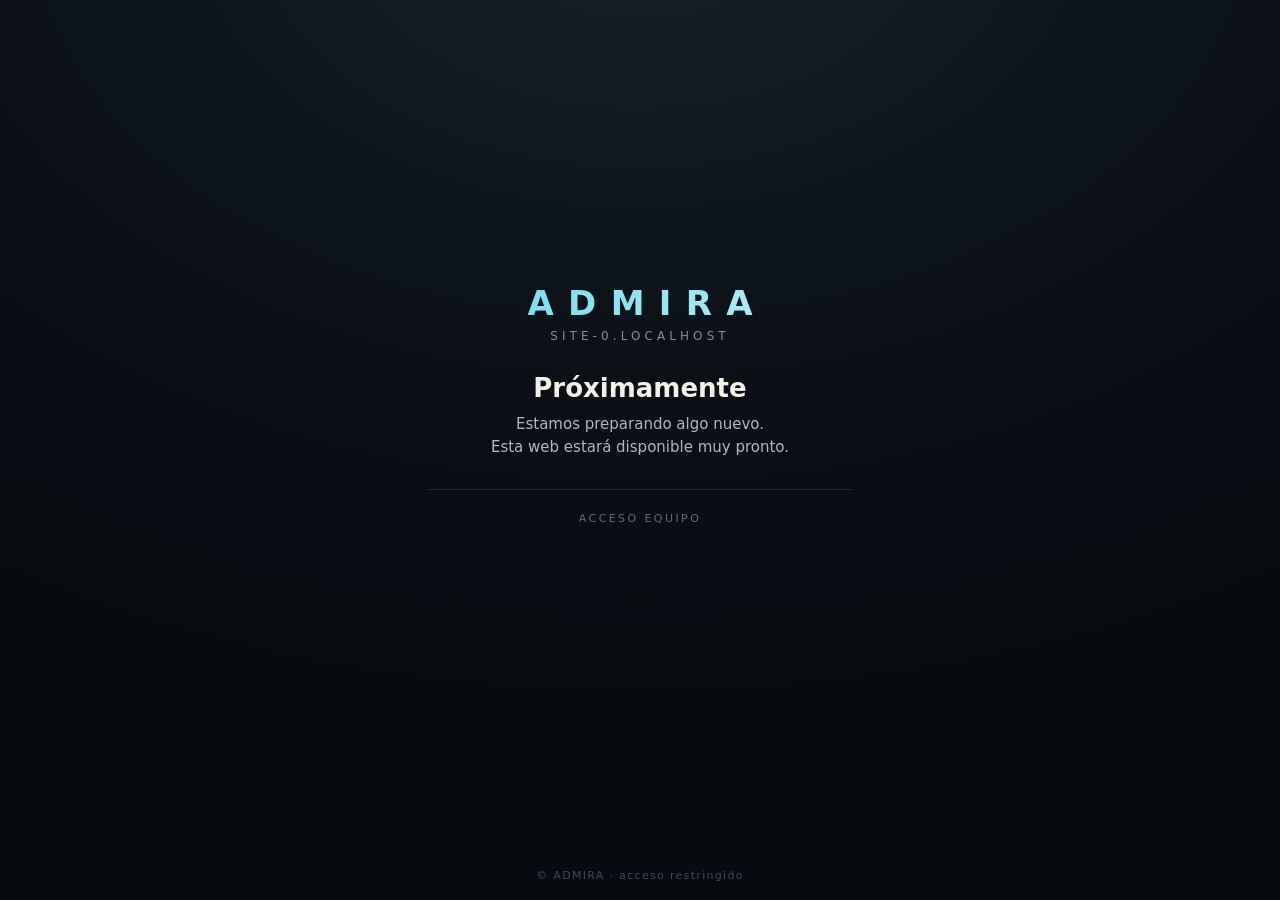
<file: store-3d.html>
<!doctype html>
<html lang="es">
<head>
<script src="/gate.js"></script>
<meta charset="utf-8">
<meta name="viewport" content="width=device-width,initial-scale=1">
<title>Admira.app | Mapa 3D de Xpace</title>
<meta name="description" content="Mapa 3D navegable de un Xpace Admira.app con puntos calientes de pantallas y superficies retail media.">
<link rel="stylesheet" href="https://csilvasantin.github.io/admira-design/tokens.css">
<link rel="stylesheet" href="https://csilvasantin.github.io/admira-design/nav.css">
  <link rel="stylesheet" href="https://csilvasantin.github.io/admira-design/contact-panel.css">
  <script defer src="https://csilvasantin.github.io/admira-design/contact-panel.js"></script>
<script src="locations.js?v=kioskos-20260608"></script>
<style>
  :root{color-scheme:dark;--bg:#02080d;--ink:#eaf8ff;--mut:#8ab6c4;--brand:#28d7ef;--accent:#ffb629;--good:#62f29b;--warn:#ff6d6d;--panel:#07131d;--panel2:#0b1b27;--line:rgba(138,182,196,.22);--glass:rgba(7,19,29,.78)}
  *{box-sizing:border-box}
  html,body{height:100%;margin:0;overflow:hidden;background:radial-gradient(circle at 20% 0,rgba(40,215,239,.14),transparent 34rem),radial-gradient(circle at 90% 20%,rgba(255,182,41,.10),transparent 28rem),var(--bg);color:var(--ink);font-family:-apple-system,BlinkMacSystemFont,"Segoe UI",Roboto,Oxygen,Ubuntu,sans-serif}
  a{color:inherit;text-decoration:none}
  button{font:inherit}
  .app{height:calc(100% - 42px);display:grid;grid-template-rows:auto 1fr}
  header{position:relative;z-index:20;min-height:72px;display:flex;align-items:center;gap:16px;padding:14px 22px;background:rgba(2,8,13,.86);border-bottom:1px solid var(--line);backdrop-filter:blur(14px)}
  .back{display:inline-flex;align-items:center;gap:10px;min-height:42px;padding:0 14px;border:1px solid var(--line);border-radius:8px;color:var(--mut);background:rgba(255,255,255,.035);font-weight:800}
  .back:hover{color:var(--ink);border-color:var(--brand)}
  .title{min-width:0}
  .title p{margin:0 0 2px;color:var(--accent);font-family:monospace;font-size:11px;letter-spacing:.18em;text-transform:uppercase;font-weight:900}
  .title h1{margin:0;font-size:24px;line-height:1.1;white-space:nowrap;overflow:hidden;text-overflow:ellipsis}
  .status{margin-left:auto;display:flex;gap:10px;align-items:center;color:var(--mut);font-family:monospace;font-size:12px}
  .status b{color:var(--good)}
  .layout{position:relative;display:grid;grid-template-columns:1fr 360px;min-height:0}
  .stage{position:relative;overflow:hidden;perspective:1100px;background:linear-gradient(180deg,rgba(7,16,24,.2),rgba(2,8,13,.78))}
  .stage::before{content:"";position:absolute;inset:0;background-image:linear-gradient(rgba(255,255,255,.035) 1px,transparent 1px),linear-gradient(90deg,rgba(255,255,255,.03) 1px,transparent 1px);background-size:48px 48px;mask-image:radial-gradient(circle at center,black,transparent 78%)}
  .scene-wrap{position:absolute;inset:0;display:grid;place-items:center;cursor:grab;user-select:none}
  .scene-wrap.dragging{cursor:grabbing}
  .scene{position:relative;width:860px;height:520px;transform-style:preserve-3d;transition:transform .18s ease-out}
  .floor{position:absolute;inset:48px 72px;border:1px solid rgba(40,215,239,.24);border-radius:12px;background:linear-gradient(135deg,#17232a,#0b151d 60%,#111820);box-shadow:0 36px 120px rgba(0,0,0,.42),inset 0 0 0 1px rgba(255,255,255,.04);transform:translateZ(0)}
  .floor::before{content:"";position:absolute;inset:0;border-radius:12px;background-image:linear-gradient(rgba(138,182,196,.13) 1px,transparent 1px),linear-gradient(90deg,rgba(138,182,196,.10) 1px,transparent 1px);background-size:52px 52px}
  .front{position:absolute;left:72px;right:72px;bottom:38px;height:44px;border-radius:0 0 12px 12px;background:linear-gradient(180deg,rgba(40,215,239,.16),rgba(40,215,239,.035));border:1px solid rgba(40,215,239,.22);transform:rotateX(72deg) translateY(20px);transform-origin:top}
  .wall{position:absolute;background:linear-gradient(180deg,#1a2d38,#0d1a23);border:1px solid rgba(138,182,196,.18);box-shadow:0 18px 36px rgba(0,0,0,.26)}
  .wall.top{left:96px;right:96px;top:52px;height:42px;transform:translateZ(32px)}
  .wall.left{left:72px;top:90px;width:44px;height:340px;transform:translateZ(32px)}
  .wall.right{right:72px;top:90px;width:44px;height:340px;transform:translateZ(32px)}
  .aisle{position:absolute;border-radius:8px;background:linear-gradient(180deg,#313c39,#1d2929);border:1px solid rgba(255,255,255,.08);box-shadow:0 16px 30px rgba(0,0,0,.28);transform:translateZ(16px)}
  .a1{left:178px;top:150px;width:86px;height:236px}.a2{left:314px;top:128px;width:92px;height:288px}.a3{left:462px;top:148px;width:88px;height:230px}.a4{left:606px;top:122px;width:104px;height:280px}
  .counter{position:absolute;left:214px;bottom:92px;width:340px;height:54px;border-radius:8px;background:linear-gradient(180deg,#4b4030,#231c16);border:1px solid rgba(255,182,41,.18);transform:translateZ(24px)}
  .entry{position:absolute;left:362px;bottom:42px;width:142px;height:64px;border-radius:12px;background:linear-gradient(180deg,rgba(40,215,239,.20),rgba(40,215,239,.03));border:1px solid rgba(40,215,239,.35);transform:translateZ(10px)}
  .label3d{position:absolute;color:rgba(234,248,255,.55);font-family:monospace;font-size:11px;letter-spacing:.12em;text-transform:uppercase;transform:translateZ(38px)}
  .l-entry{left:398px;bottom:62px}.l-counter{left:306px;bottom:112px}.l-window{right:116px;top:106px}
  #hotspots{position:absolute;inset:0;z-index:10;transform-style:preserve-3d;pointer-events:none}
  .hotspot{position:absolute;z-index:5;display:grid;place-items:center;width:46px;height:46px;border:0;border-radius:50%;background:radial-gradient(circle at 35% 30%,#dffcff,var(--brand) 45%,#09616d);box-shadow:0 0 0 9px rgba(40,215,239,.16),0 0 26px rgba(40,215,239,.55);color:#001016;font-weight:900;cursor:pointer;transform:translateZ(74px);transition:transform .16s,box-shadow .16s}
  #hotspots .hotspot{pointer-events:auto}
  .hotspot::after{content:attr(data-short);position:absolute;left:50%;top:52px;transform:translateX(-50%);white-space:nowrap;padding:4px 7px;border-radius:6px;background:rgba(2,8,13,.86);border:1px solid var(--line);color:var(--ink);font-size:10px;font-family:monospace;letter-spacing:.06em}
  .hotspot.live{animation:pulse 1.8s ease-in-out infinite}.hotspot.idle{background:radial-gradient(circle at 35% 30%,#31424b,#0d1820);box-shadow:0 0 0 6px rgba(138,182,196,.11);color:var(--mut)}.hotspot.active{box-shadow:0 0 0 12px rgba(255,182,41,.22),0 0 34px rgba(255,182,41,.7);background:radial-gradient(circle at 35% 30%,#fff4c8,var(--accent) 48%,#8a5a00)}
  @keyframes pulse{0%,100%{box-shadow:0 0 0 8px rgba(40,215,239,.12),0 0 24px rgba(40,215,239,.45)}50%{box-shadow:0 0 0 16px rgba(40,215,239,.05),0 0 32px rgba(40,215,239,.75)}}
  .h0{left:392px;top:96px}.h1{left:598px;top:196px}.h2{right:120px;top:112px}.h3{left:278px;bottom:104px}.h4{left:184px;top:254px}.h5{left:706px;bottom:132px}
  .controls{position:absolute;left:22px;bottom:22px;z-index:12;display:flex;gap:8px;padding:8px;border:1px solid var(--line);border-radius:14px;background:var(--glass);backdrop-filter:blur(12px)}
  .controls button{min-width:44px;height:42px;border:1px solid var(--line);border-radius:10px;background:rgba(255,255,255,.04);color:var(--ink);font-weight:900;cursor:pointer}
  .controls button:hover{border-color:var(--brand);color:var(--brand)}
  .hint{position:absolute;left:22px;top:22px;z-index:12;max-width:360px;padding:12px 14px;border:1px solid var(--line);border-radius:10px;background:var(--glass);backdrop-filter:blur(12px);color:var(--mut);font-size:13px}
  .hint b{color:var(--ink)}
  .side{border-left:1px solid var(--line);background:rgba(4,13,20,.88);backdrop-filter:blur(16px);padding:22px;overflow:auto}
  .side h2{margin:0 0 8px;font-size:26px;line-height:1.1}
  .side .addr{margin:0 0 22px;color:var(--mut)}
  .detail{border:1px solid var(--line);border-radius:10px;background:rgba(255,255,255,.035);padding:18px;margin-bottom:16px}
  .detail .type{margin:0 0 8px;color:var(--accent);font-family:monospace;font-size:11px;letter-spacing:.16em;text-transform:uppercase;font-weight:900}
  .detail h3{margin:0 0 8px;font-size:22px}
  .detail p{margin:0 0 14px;color:var(--mut);line-height:1.45}
  .stats{display:grid;grid-template-columns:repeat(2,1fr);gap:10px}
  .stat{border-top:1px solid var(--line);padding-top:10px}
  .stat b{display:block;font-size:22px}.stat span{color:var(--mut);font-family:monospace;font-size:11px;text-transform:uppercase;letter-spacing:.08em}
  .surface-list{display:grid;gap:10px}
  .surface-row{display:grid;grid-template-columns:1fr auto;gap:12px;align-items:center;border:1px solid var(--line);border-radius:8px;background:rgba(255,255,255,.03);padding:12px;cursor:pointer}
  .surface-row:hover,.surface-row.active{border-color:var(--brand);background:rgba(40,215,239,.08)}
  .surface-row strong{display:block;font-size:14px}.surface-row span{color:var(--mut);font-size:12px}
  .pill{border:1px solid rgba(98,242,155,.4);color:var(--good);border-radius:999px;padding:4px 8px;font-family:monospace;font-size:10px;font-weight:900}.pill.idle{border-color:rgba(138,182,196,.32);color:var(--mut)}
  @media (max-width:980px){.layout{grid-template-columns:1fr}.side{position:absolute;right:12px;top:88px;bottom:12px;width:min(360px,calc(100% - 24px));border:1px solid var(--line);border-radius:12px}.title h1{font-size:19px}.status{display:none}}
  @media (max-width:640px){header{padding:10px;gap:10px}.back{padding:0 10px}.scene{width:720px;height:470px}.hint{display:none}.controls{left:10px;bottom:10px}.side{top:auto;height:40vh}.hotspot::after{display:none}}
</style>
</head>
<body>
<nav class="admira-nav admira-nav-static" aria-label="Admira · Xperience">
  <a class="admira-nav-brand" href="https://www.admira.app">
    <span class="admira-nav-brand-name">Admira</span>
    <span class="admira-nav-brand-tag">Xperience</span>
  </a>
  <div class="admira-nav-items">
    <a class="admira-nav-link admira-nav-link-external" href="https://www.pixeria.com">PixerIA</a>
    <a class="admira-nav-link admira-nav-link-external" href="https://www.xpaceos.com">XpaceOS</a>
    <a class="admira-nav-link admira-nav-link-active" href="https://www.admira.app">Xbusiness</a>
    <a class="admira-nav-link admira-nav-link-cta" href="#contact" data-admira-contact>Contacto</a>
  </div>
</nav>
<div class="app">
  <header>
    <a class="back" id="back-detail" href="detail.html">← Detalle Xpace</a>
    <div class="title">
      <p>Admira.app · interior retail 3D</p>
      <h1 id="store-title">Mapa 3D</h1>
    </div>
    <div class="status"><span>hotspots</span><b id="hotspot-count">0</b><span> · arrastra para navegar</span></div>
  </header>

  <main class="layout">
    <section class="stage" aria-label="Mapa 3D navegable de Xpace">
      <div class="hint"><b>Explora el Xpace:</b> arrastra para moverte, rueda para zoom, usa los controles para rotar y pulsa cualquier punto caliente.</div>
      <div class="scene-wrap" id="scene-wrap">
        <div class="scene" id="scene">
          <div class="floor"></div>
          <div class="front"></div>
          <div class="wall top"></div>
          <div class="wall left"></div>
          <div class="wall right"></div>
          <div class="aisle a1"></div>
          <div class="aisle a2"></div>
          <div class="aisle a3"></div>
          <div class="aisle a4"></div>
          <div class="counter"></div>
          <div class="entry"></div>
          <div class="label3d l-entry">entrada</div>
          <div class="label3d l-counter">mostrador</div>
          <div class="label3d l-window">escaparate</div>
          <div id="hotspots"></div>
        </div>
      </div>
      <div class="controls" aria-label="Controles 3D">
        <button id="zoom-out" type="button" title="Alejar">−</button>
        <button id="zoom-in" type="button" title="Acercar">+</button>
        <button id="rotate-left" type="button" title="Rotar izquierda">↺</button>
        <button id="rotate-right" type="button" title="Rotar derecha">↻</button>
        <button id="reset-view" type="button" title="Reset vista">⌂</button>
      </div>
    </section>

    <aside class="side">
      <h2 id="side-name">Xpace</h2>
      <p class="addr" id="side-addr">Selecciona un punto caliente.</p>
      <article class="detail" id="surface-detail">
        <p class="type">Surface activa</p>
        <h3 id="detail-name">Pantalla</h3>
        <p id="detail-desc">Pulsa un hotspot del mapa para inspeccionar la pantalla, su audiencia y su valor publicitario.</p>
        <div class="stats">
          <div class="stat"><b id="detail-impr">--</b><span>impr/día</span></div>
          <div class="stat"><b id="detail-cpm">--</b><span>CPM</span></div>
        </div>
      </article>
      <div class="surface-list" id="surface-list"></div>
    </aside>
  </main>
</div>

<script>
const params = new URLSearchParams(location.search);
const locId = params.get('loc') || 'admira-bcn';
const locations = window.loadOmnipLocations();
const loc = locations.find(item => item.id === locId) || locations[0];
const positions = [
  { cls:'h0', short:'LED frontal' },
  { cls:'h1', short:'LED vertical' },
  { cls:'h2', short:'Escaparate' },
  { cls:'h3', short:'Vending' },
  { cls:'h4', short:'PWA club' },
  { cls:'h5', short:'Mostrador' },
];
let view = { x: 0, y: 0, scale: 1, rot: -18, pitch: 62 };
let activeIndex = 0;
let drag = null;

const scene = document.getElementById('scene');
const sceneWrap = document.getElementById('scene-wrap');
const hotspotsEl = document.getElementById('hotspots');
const listEl = document.getElementById('surface-list');

function cpmValue(surface) {
  return parseFloat(String(surface.cpm || '').replace(/[^\d.]/g, '')) || 0;
}

function updateTransform() {
  scene.style.transform = `translate(${view.x}px, ${view.y}px) scale(${view.scale}) rotateX(${view.pitch}deg) rotateZ(${view.rot}deg)`;
}

function selectSurface(index) {
  activeIndex = index;
  const surface = loc.surfaces[index];
  document.querySelectorAll('.hotspot').forEach((el, i) => el.classList.toggle('active', i === index));
  document.querySelectorAll('.surface-row').forEach((el, i) => el.classList.toggle('active', i === index));
  document.getElementById('detail-name').textContent = surface.name;
  document.getElementById('detail-desc').textContent = surface.desc + ' · ' + surface.surface;
  document.getElementById('detail-impr').textContent = Number(surface.impr || 0).toLocaleString('es-ES');
  document.getElementById('detail-cpm').textContent = surface.cpm;
}

function render() {
  document.title = loc.name + ' · Mapa 3D | Admira.app';
  document.getElementById('store-title').textContent = loc.name + ' · mapa interior';
  document.getElementById('side-name').textContent = loc.name;
  document.getElementById('side-addr').textContent = loc.addr;
  document.getElementById('hotspot-count').textContent = loc.surfaces.length;
  document.getElementById('back-detail').href = 'detail.html?loc=' + encodeURIComponent(loc.id);

  hotspotsEl.innerHTML = '';
  listEl.innerHTML = '';
  loc.surfaces.forEach((surface, index) => {
    const pos = positions[index % positions.length];
    const button = document.createElement('button');
    button.className = `hotspot ${pos.cls} ${surface.status}`;
    button.type = 'button';
    button.dataset.short = pos.short;
    button.textContent = index + 1;
    button.setAttribute('aria-label', 'Abrir ' + surface.name);
    button.addEventListener('pointerdown', event => event.stopPropagation());
    button.addEventListener('click', () => selectSurface(index));
    hotspotsEl.append(button);

    const row = document.createElement('button');
    row.type = 'button';
    row.className = 'surface-row';
    row.innerHTML = `<span><strong>${surface.name}</strong><span>${surface.impr} impr/día · ${surface.cpm} CPM · ${surface.surface}</span></span><i class="pill ${surface.status === 'idle' ? 'idle' : ''}">${surface.status === 'live' ? 'LIVE' : surface.status === 'sched' ? 'PROG' : 'IDLE'}</i>`;
    row.addEventListener('click', () => selectSurface(index));
    listEl.append(row);
  });
  selectSurface(0);
  updateTransform();
}

sceneWrap.addEventListener('pointerdown', event => {
  drag = { x: event.clientX, y: event.clientY, startX: view.x, startY: view.y };
  sceneWrap.classList.add('dragging');
  sceneWrap.setPointerCapture(event.pointerId);
});

sceneWrap.addEventListener('pointermove', event => {
  if (!drag) return;
  view.x = drag.startX + event.clientX - drag.x;
  view.y = drag.startY + event.clientY - drag.y;
  updateTransform();
});

sceneWrap.addEventListener('pointerup', event => {
  drag = null;
  sceneWrap.classList.remove('dragging');
  try { sceneWrap.releasePointerCapture(event.pointerId); } catch {}
});

sceneWrap.addEventListener('wheel', event => {
  event.preventDefault();
  const next = view.scale + (event.deltaY > 0 ? -0.08 : 0.08);
  view.scale = Math.max(0.65, Math.min(1.7, next));
  updateTransform();
}, { passive:false });

document.getElementById('zoom-in').addEventListener('click', () => { view.scale = Math.min(1.7, view.scale + 0.12); updateTransform(); });
document.getElementById('zoom-out').addEventListener('click', () => { view.scale = Math.max(0.65, view.scale - 0.12); updateTransform(); });
document.getElementById('rotate-left').addEventListener('click', () => { view.rot -= 12; updateTransform(); });
document.getElementById('rotate-right').addEventListener('click', () => { view.rot += 12; updateTransform(); });
document.getElementById('reset-view').addEventListener('click', () => { view = { x:0, y:0, scale:1, rot:-18, pitch:62 }; updateTransform(); selectSurface(activeIndex); });

window.addEventListener('keydown', event => {
  if (event.key === 'ArrowLeft') view.x -= 24;
  if (event.key === 'ArrowRight') view.x += 24;
  if (event.key === 'ArrowUp') view.y -= 24;
  if (event.key === 'ArrowDown') view.y += 24;
  if (event.key === '+' || event.key === '=') view.scale = Math.min(1.7, view.scale + 0.1);
  if (event.key === '-') view.scale = Math.max(0.65, view.scale - 0.1);
  updateTransform();
});

render();
</script>
</body>
</html>
</file>
